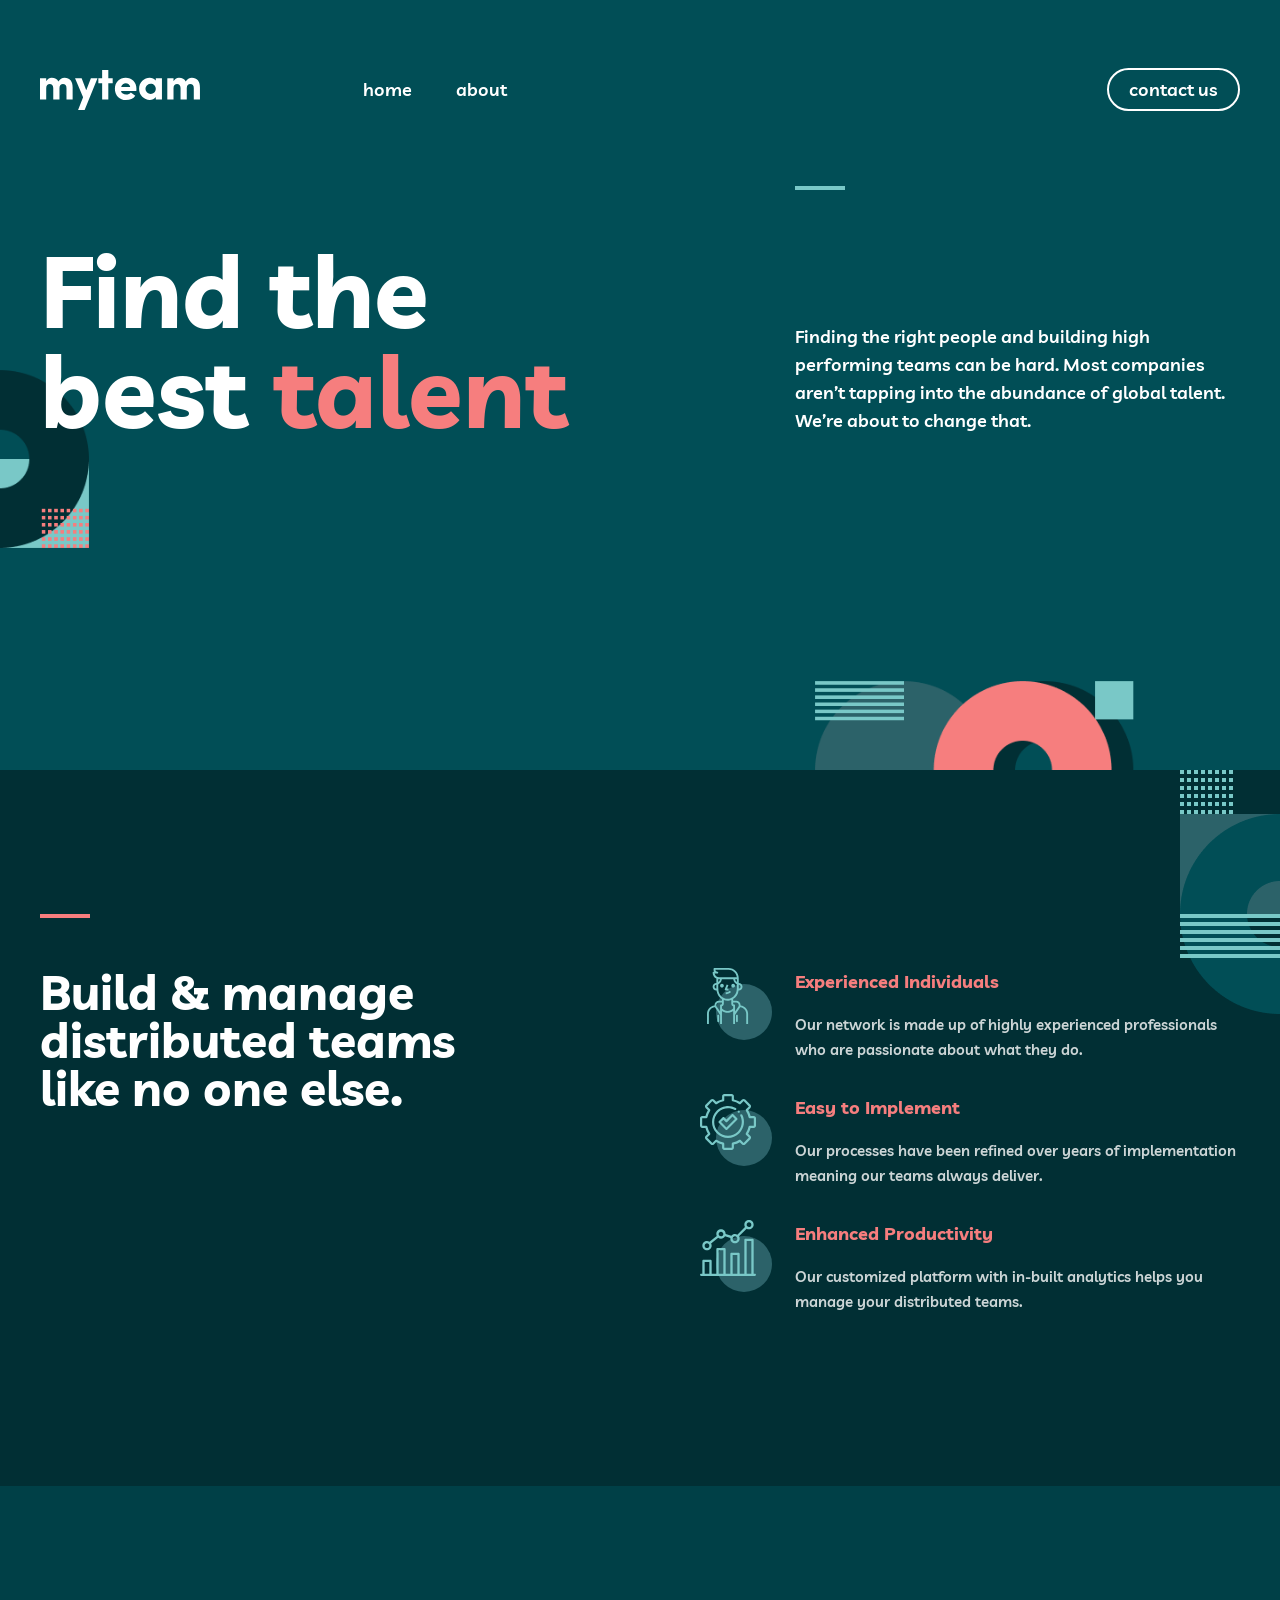
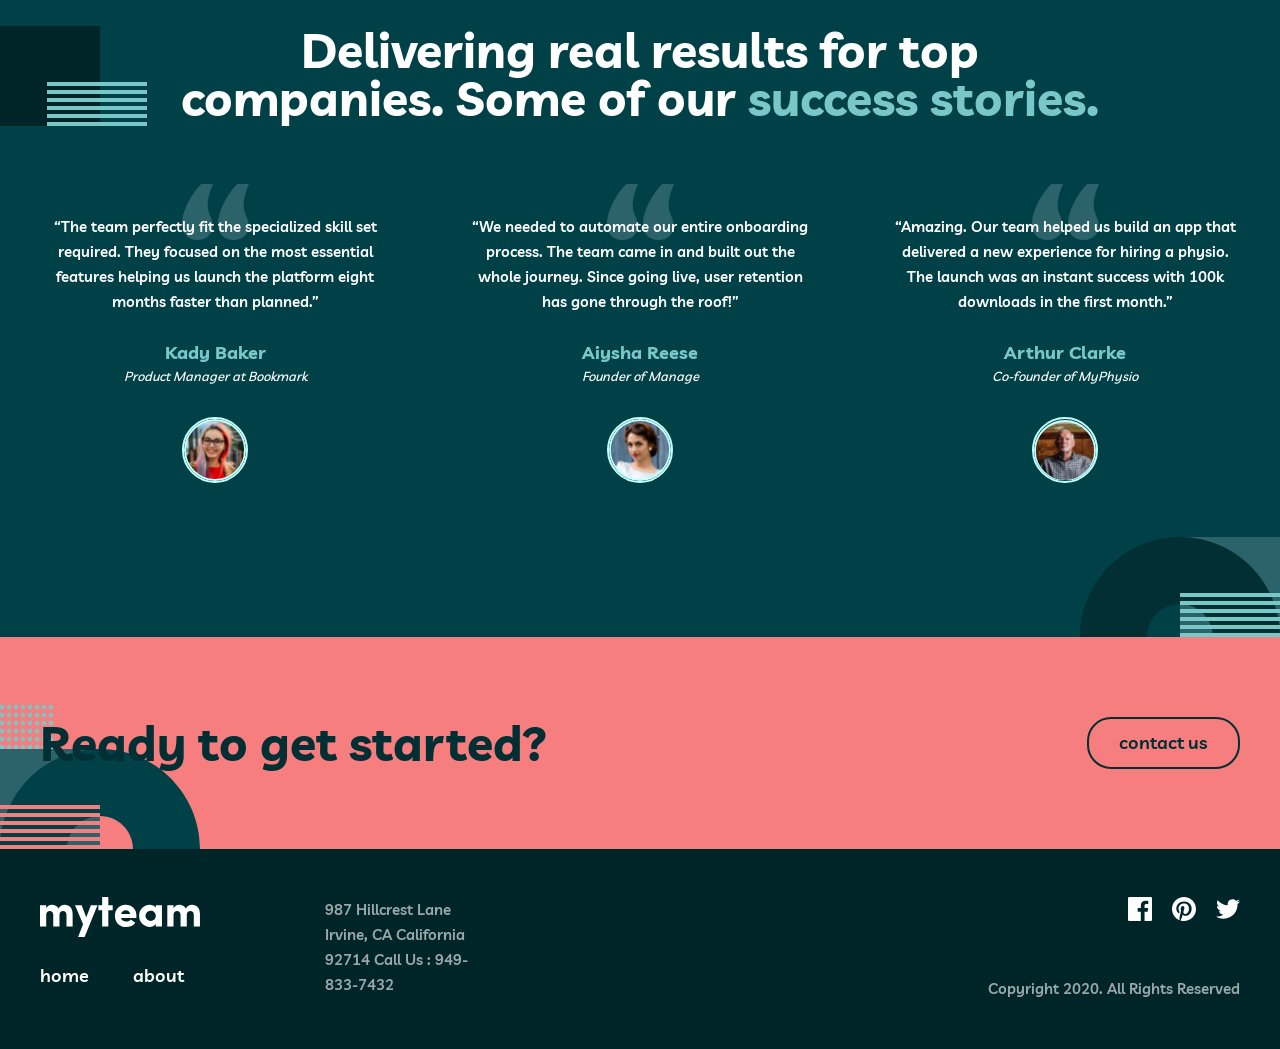
<file: index.html>
<!DOCTYPE html>
<html lang="en">
<head>
    <meta charset="UTF-8">
    <meta name="viewport" content="width=device-width, initial-scale=1.0">
    <link rel="stylesheet" href="./style/main.css">
    <link rel="stylesheet" href="./fonts/stylesheet.css">
    <title>MyTeam</title>
</head>
<body>
    
    <section class="section1 section111">

            <header class="header container" id="header_before">

                <div class="header__burger" id="icon__burger">
                    <span class="header__burger__span header__burger__span1" id="burger__span1"></span>
                    <span class="header__burger__span header__burger__span2" id="burger__span2"></span>
                    <span class="header__burger__span header__burger__span3" id="burger__span3"></span>
                </div>

                <div class="header__left">
                    <a href="#" class="header__left__logo logo-link"><img src="./images/logo.svg" class="logo" alt="logo"></a>
                </div>

                
                <div class="header__right" id="modal">

                    <div class="header__right__links" id="link-left">
                        <a href="./index3.html" class="header__right__links__link1 header__right__links__link" id="link1">home</a>
                        <a href="./index1.html" class="header__right__links__link2 header__right__links__link" id="link2">about</a>
                    </div>

                    <div class="header__right__links2">
                        <a href="#" class="header__right__links2__link">contact us</a>
                    </div>
                </div>
    
            </header>

        <div class="section1__main container">
            <h1 class="section1__main__item">Find the best <span class="section1__main__item__talent">talent</span></h1>
            <p class="section1__main__text">
                Finding the right people and building high performing teams can be hard. Most companies aren’t tapping into the abundance of global talent. We’re about to change that.
            </p>
        </div>

    </section>

    <section class="section2">

        <div class="section2__inner container">

            <div class="section2__inner__left">
                <p class="section2__inner__left__text">
                    Build & manage distributed teams like no one else.
                </p>
            </div>

            <div class="section2__inner__right">

                <div class="section2__inner__right__block">
                    <h3 class="section2__inner__right__block__item">Experienced Individuals</h3>
                    <p class="section2__inner__right__block__text">
                        Our network is made up of highly experienced professionals who are passionate about what they do.
                    </p>
                </div>

                <div class="section2__inner__right__block section2__inner__right__block2">
                    <h3 class="section2__inner__right__block__item">Easy to Implement</h3>
                    <p class="section2__inner__right__block__text">
                        Our processes have been refined over years of implementation meaning our teams always deliver.
                    </p>
                </div>

                <div class="section2__inner__right__block section2__inner__right__block3">
                    <h3 class="section2__inner__right__block__item">Enhanced Productivity</h3>
                    <p class="section2__inner__right__block__text">
                        Our customized platform with in-built analytics helps you manage your distributed teams.
                    </p>
                </div>

            </div>

        </div>
    </section>

    <section class="section3">

        <div class="section3__inner container">

            <div class="section3__inner__top">
                <h1 class="section3__inner__top__item">
                    Delivering real results for top companies. Some of our <span class="section3__inner__top__item__span">success stories.</span>
                </h1>
            </div>

            <div class="section3__inner__bottom">

                <div class="section3__inner__bottom__block">
                    <p class="section3__inner__bottom__block__text">
                        “The team perfectly fit the specialized skill set required. They focused on the most essential features helping us launch the platform eight months faster than planned.”
                    </p>
                    <a href="#" class="section3__inner__bottom__block__link">Kady Baker</a>
                    <h5 class="section3__inner__bottom__block__item">Product Manager at Bookmark</h5>
                    <a href="#" class="section3__inner__bottom__block__img"><img class="section3__inner__bottom__block__img__img" src="./images/qiz1.svg" alt="qiz1"></a>
                </div>

                <div class="section3__inner__bottom__block">
                    <p class="section3__inner__bottom__block__text">
                        “We needed to automate our entire onboarding process. The team came in and built out the whole journey. Since going live, user retention has gone through the roof!”
                    </p>
                    <a href="#" class="section3__inner__bottom__block__link">Aiysha Reese</a>
                    <h5 class="section3__inner__bottom__block__item">Founder of Manage</h5>
                    <a href="#" class="section3__inner__bottom__block__img"><img class="section3__inner__bottom__block__img__img" src="./images/qiz2.svg" alt="qiz2"></a>
                </div>

                <div class="section3__inner__bottom__block">
                    <p class="section3__inner__bottom__block__text">
                        “Amazing. Our team helped us build an app that delivered a new experience for hiring a physio. The launch was an instant success with 100k downloads in the first month.”
                    </p>
                    <a href="#" class="section3__inner__bottom__block__link">Arthur Clarke</a>
                    <h5 class="section3__inner__bottom__block__item">Co-founder of MyPhysio</h5>
                    <a href="#" class="section3__inner__bottom__block__img"><img class="section3__inner__bottom__block__img__img" src="./images/qiz3.svg" alt="qiz3"></a>
                </div>

            </div>
        </div>

    </section>

    <section class="section4">

        <div class="section4__inner container">
            <h2 class="section4__inner__item">Ready to get started?</h2>
            <a href="#" class="section4__inner__link">contact us</a>
        </div>

    </section>

    <footer class="footer">

        <div class="footer__inner container">
            
            <div class="footer__inner__left">
                <div class="footer__inner__left__left">
                    <a href="#" class="footer__inner__left__left__logo logo-link"><img src="./images/logo.svg" class="logo" alt="logo"></a>
                    <a href="#" class="footer__inner__left__left__link1">home</a>
                    <a href="#" class="footer__inner__left__left__link2">about</a>
                </div>

                <div class="footer__inner__left__right">
                    <p class="footer__inner__left__right__text">
                        987  Hillcrest Lane Irvine, CA California 92714 Call Us : 949-833-7432
                    </p>
                </div>
            </div>

            <div class="footer__inner__right">

                <div class="footer__inner__right__icon">

                    <svg class="footer__inner__right__icon__facebook" width="24" height="24" viewBox="0 0 24 24" xmlns="http://www.w3.org/2000/svg">
                        <path d="M22.675 0H1.325C0.593 0 0 0.593 0 1.325V22.676C0 23.407 0.593 24 1.325 24H12.82V14.706H9.692V11.084H12.82V8.413C12.82 5.313 14.713 3.625 17.479 3.625C18.804 3.625 19.942 3.724 20.274 3.768V7.008L18.356 7.009C16.852 7.009 16.561 7.724 16.561 8.772V11.085H20.148L19.681 14.707H16.561V24H22.677C23.407 24 24 23.407 24 22.675V1.325C24 0.593 23.407 0 22.675 0Z"/>
                    </svg>

                    <svg class="footer__inner__right__icon__path" width="24" height="24" viewBox="0 0 24 24" xmlns="http://www.w3.org/2000/svg">
                        <path id="Path" d="M12 0C5.373 0 0 5.372 0 12C0 17.084 3.163 21.426 7.627 23.174C7.522 22.225 7.427 20.769 7.669 19.733C7.887 18.796 9.076 13.768 9.076 13.768C9.076 13.768 8.717 13.049 8.717 11.986C8.717 10.318 9.684 9.072 10.888 9.072C11.911 9.072 12.406 9.841 12.406 10.762C12.406 11.791 11.751 13.33 11.412 14.757C11.129 15.951 12.011 16.926 13.189 16.926C15.322 16.926 16.961 14.677 16.961 11.431C16.961 8.558 14.897 6.549 11.949 6.549C8.535 6.549 6.531 9.11 6.531 11.756C6.531 12.787 6.928 13.894 7.424 14.494C7.522 14.613 7.536 14.718 7.507 14.839L7.174 16.199C7.121 16.419 7 16.466 6.772 16.36C5.273 15.662 4.336 13.471 4.336 11.711C4.336 7.926 7.086 4.449 12.265 4.449C16.428 4.449 19.663 7.416 19.663 11.38C19.663 15.516 17.056 18.844 13.436 18.844C12.22 18.844 11.077 18.213 10.686 17.466L9.938 20.319C9.667 21.362 8.936 22.669 8.446 23.465C9.57 23.812 10.763 24 12 24C18.627 24 24 18.627 24 12C24 5.372 18.627 0 12 0Z"/>
                    </svg>

                    <svg class="footer__inner__right__icon__twitter" width="24" height="20" viewBox="0 0 24 20" xmlns="http://www.w3.org/2000/svg">
                        <path id="Path" d="M24 2.55699C23.117 2.94899 22.168 3.21299 21.172 3.33199C22.189 2.72299 22.97 1.75799 23.337 0.607986C22.386 1.17199 21.332 1.58199 20.21 1.80299C19.313 0.845986 18.032 0.247986 16.616 0.247986C13.437 0.247986 11.101 3.21399 11.819 6.29299C7.728 6.08799 4.1 4.12799 1.671 1.14899C0.381 3.36199 1.002 6.25699 3.194 7.72299C2.388 7.69699 1.628 7.47599 0.965 7.10699C0.911 9.38799 2.546 11.522 4.914 11.997C4.221 12.185 3.462 12.229 2.69 12.081C3.316 14.037 5.134 15.46 7.29 15.5C5.22 17.123 2.612 17.848 0 17.54C2.179 18.937 4.768 19.752 7.548 19.752C16.69 19.752 21.855 12.031 21.543 5.10599C22.505 4.41099 23.34 3.54399 24 2.55699Z"/>
                    </svg>
                </div>
                <p class="footer__inner__right__text">
                    Copyright 2020. All Rights Reserved
                </p>

            </div>

        </div>

    </footer>

    <script src="./scripts/main.js"></script>
</body>
</html>
</file>
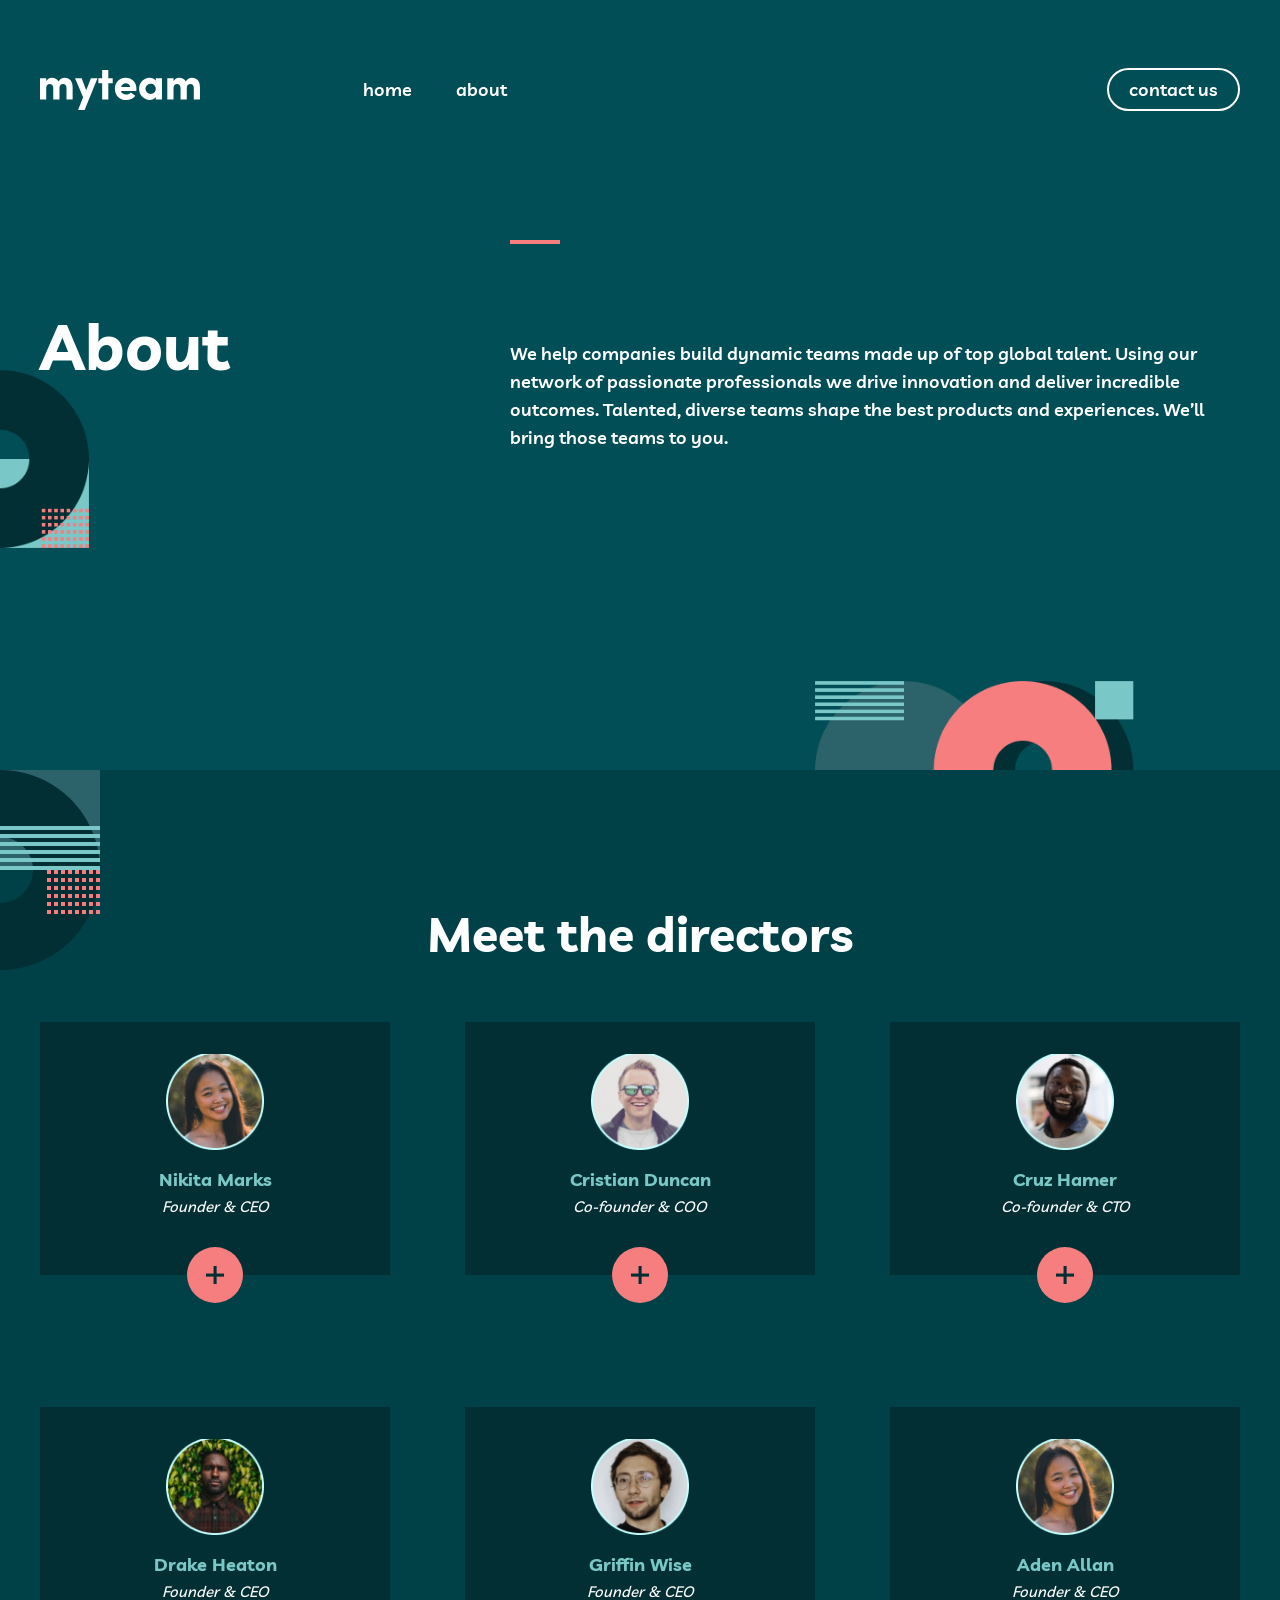
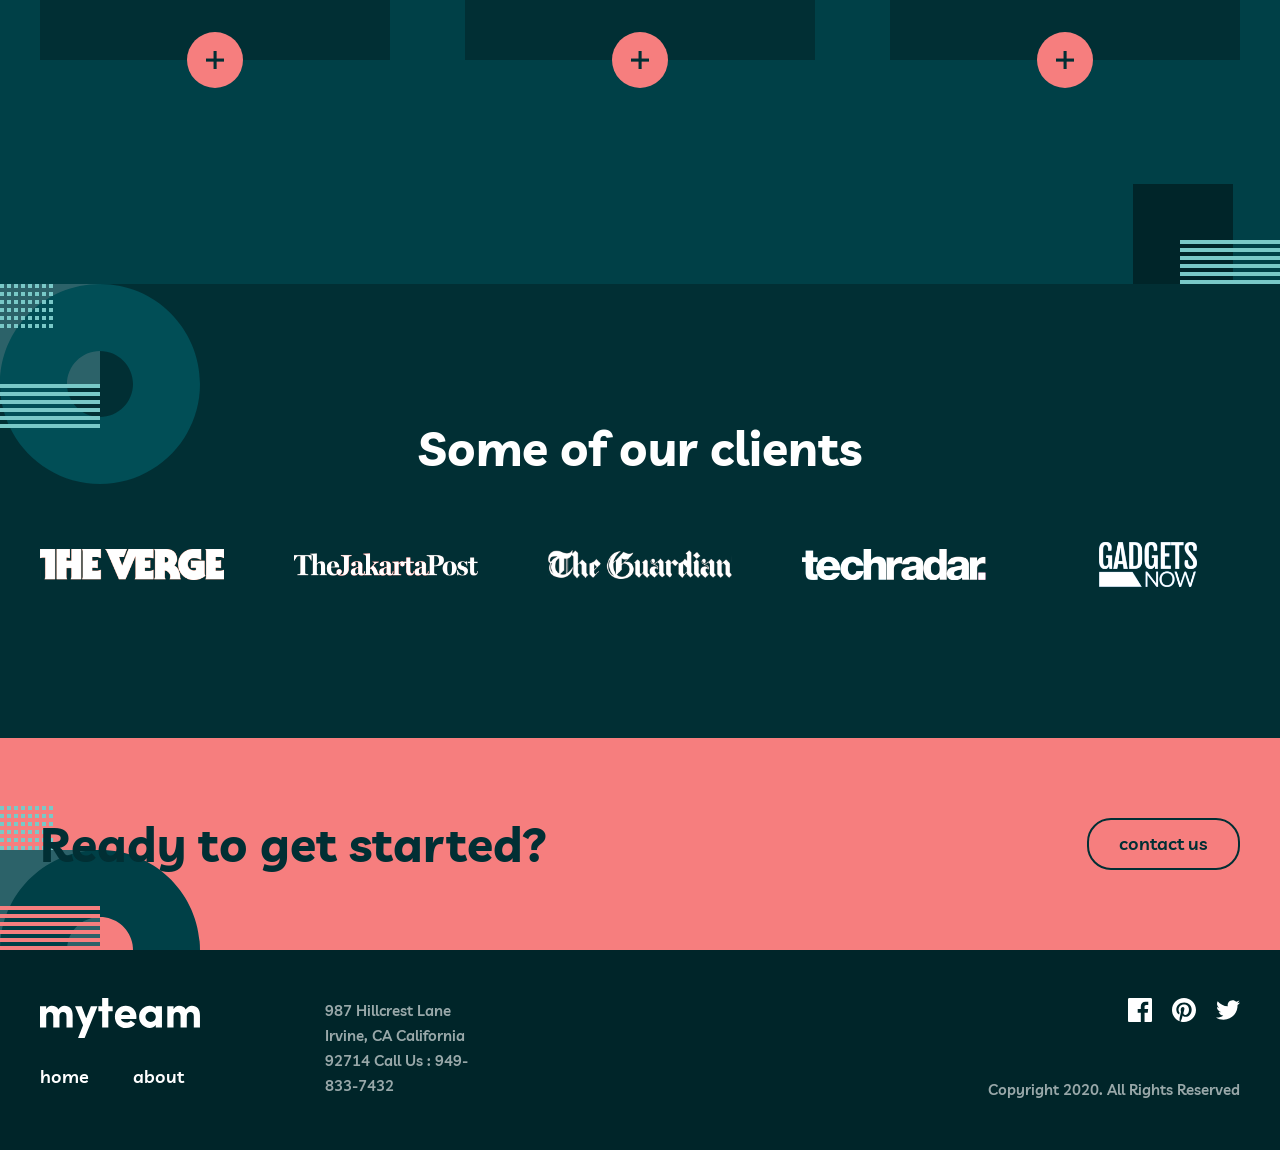
<file: index1.html>
<!DOCTYPE html>
<html lang="en">
<head>
    <meta charset="UTF-8">
    <meta name="viewport" content="width=device-width, initial-scale=1.0">
    <link rel="stylesheet" href="./style/main.css">
    <link rel="stylesheet" href="./fonts/stylesheet.css">
    <title>MyTeam 2</title>
</head>
<body>

    <section class="section1 section2_1">

        <header class="header container" id="header_before">

            <div class="header__burger" id="icon__burger">
                <span class="header__burger__span span1" id="burger__span1"></span>
                <span class="header__burger__span span2" id="burger__span2"></span>
                <span class="header__burger__span span3" id="burger__span3"></span>
            </div>

            <div class="header__left">
                <a href="#" class="header__left__logo logo-link"><img src="./images/logo.svg" class="logo" alt="logo"></a>
            </div>

            
            <div class="header__right" id="modal">

                <div class="header__right__links" id="link-left">
                    <a href="./index.html" class="header__right__links__link1 header__right__links__link" id="link1">home</a>
                    <a href="./index3.html" class="header__right__links__link2 header__right__links__link" id="link2">about</a>
                </div>

                <div class="header__right__links2">
                    <a href="#" class="header__right__links2__link">contact us</a>
                </div>
            </div>

        </header>

        <div class="section2_1__inner container">
            <h1 class="section2_1__inner__item">About</h1>
            <p class="section2_1__inner__text">
                We help companies build dynamic teams made up of top global talent. Using our network of passionate professionals we drive innovation and deliver incredible outcomes. Talented, diverse teams shape the best products and experiences. We’ll bring those teams to you.
            </p>
        </div>

    </section>

    <section class="section2_2">

        <h1 class="section2_2__item">Meet the directors</h1>

        <div class="section2_2__row container">

            <div class="section2_2__row__blocks">

                <div class="section2_2__row__blocks__block">
    
                    <div class="section2_2__row__blocks__block__left">
                        <a href="#" class="section2_2__row__blocks__block__left__link1">
                            <img src="./images/Oval1.png" alt="Oval1" class="section2_2__row__blocks__block__left__link1__img">
                        </a>
                        <a href="#" class="section2_2__row__blocks__block__left__link2">Nikita Marks</a>
                        <a href="#" class="section2_2__row__blocks__block__left__link3">Founder & CEO</a>
                    </div>
    
                    <div class="section2_2__row__blocks__block__right" id="block2">

                        <a href="#" class="section2_2__row__blocks__block__right__link1">
                            Nikita Marks
                        </a>
                        <p class="section2_2__row__blocks__block__right__text">
                            “Empowered teams create truly amazing products. Set the north star and let them follow it.”
                        </p>
                        
                        <div class="section2_2__row__blocks__block__right__link2">
                                <svg href="#" class="section2_2__row__blocks__block__right__link2__link1" width="24" height="20" viewBox="0 0 24 20" xmlns="http://www.w3.org/2000/svg">
                                    <path class="section2_2__row__blocks__block__right__link2__link1__img" id="Path" d="M24 2.55699C23.117 2.94899 22.168 3.21299 21.172 3.33199C22.189 2.72299 22.97 1.75799 23.337 0.607986C22.386 1.17199 21.332 1.58199 20.21 1.80299C19.313 0.845986 18.032 0.247986 16.616 0.247986C13.437 0.247986 11.101 3.21399 11.819 6.29299C7.728 6.08799 4.1 4.12799 1.671 1.14899C0.381 3.36199 1.002 6.25699 3.194 7.72299C2.388 7.69699 1.628 7.47599 0.965 7.10699C0.911 9.38799 2.546 11.522 4.914 11.997C4.221 12.185 3.462 12.229 2.69 12.081C3.316 14.037 5.134 15.46 7.29 15.5C5.22 17.123 2.612 17.848 0 17.54C2.179 18.937 4.768 19.752 7.548 19.752C16.69 19.752 21.855 12.031 21.543 5.10599C22.505 4.41099 23.34 3.54399 24 2.55699Z"/>
                                </svg>

                                <svg href="#" width="20" height="20" viewBox="0 0 20 20" class="section2_2__row__blocks__block__right__link2__link2" xmlns="http://www.w3.org/2000/svg">
                                    <g class="section2_2__row__blocks__block__right__link2__link2__g">
                                        <path id="Shape" class="section2_2__row__blocks__block__right__link2__link2__g__img" fill-rule="evenodd" clip-rule="evenodd" d="M2 0H18C19.1 0 20 0.9 20 2V18C20 19.1 19.1 20 18 20H2C0.9 20 0 19.1 0 18V2C0 0.9 0.9 0 2 0ZM6 17V8H3V17H6ZM4.5 6.3C3.5 6.3 2.7 5.5 2.7 4.5C2.7 3.5 3.5 2.7 4.5 2.7C5.5 2.7 6.3 3.5 6.3 4.5C6.3 5.5 5.5 6.3 4.5 6.3ZM14 17H17V11.3C17 9.4 15.4 7.8 13.5 7.8C12.6 7.8 11.5 8.4 11 9.2V8H8V17H11V11.7C11 10.9 11.7 10.2 12.5 10.2C13.3 10.2 14 10.9 14 11.7V17Z"/>
                                    </g>
                                 </svg>
                        </div>

                    </div>
    
                </div>
    
                <a href="javascript: void(0)" class="section2_2__row__blocks__link-plus" id="plus">
                    <span class="section2_2__row__blocks__link-plus__img1" id="span1">|</span>
                    <span class="section2_2__row__blocks__link-plus__img2" id="span1_2">|</span>
                </a>
    
            </div>


            <div class="section2_2__row__blocks">

                <div class="section2_2__row__blocks__block">
    
                    <div class="section2_2__row__blocks__block__left">
                        <a href="#" class="section2_2__row__blocks__block__left__link1">
                            <img src="./images/Oval2.png" alt="Oval2" class="section2_2__row__blocks__block__left__link1__img">
                        </a>
                        <a href="#" class="section2_2__row__blocks__block__left__link2">Cristian Duncan</a>
                        <a href="#" class="section2_2__row__blocks__block__left__link3">Co-founder & COO</a>
                    </div>
    
                    <div class="section2_2__row__blocks__block__right" id="block2_2">

                        <a href="#" class="section2_2__row__blocks__block__right__link1">
                            Cristian Duncan
                        </a>
                        <p class="section2_2__row__blocks__block__right__text">
                            “Empowered teams create truly amazing products. Set the north star and let them follow it.”
                        </p>
                        
                        <div class="section2_2__row__blocks__block__right__link2">
                                <svg href="#" class="section2_2__row__blocks__block__right__link2__link1" width="24" height="20" viewBox="0 0 24 20" xmlns="http://www.w3.org/2000/svg">
                                    <path class="section2_2__row__blocks__block__right__link2__link1__img" id="Path" d="M24 2.55699C23.117 2.94899 22.168 3.21299 21.172 3.33199C22.189 2.72299 22.97 1.75799 23.337 0.607986C22.386 1.17199 21.332 1.58199 20.21 1.80299C19.313 0.845986 18.032 0.247986 16.616 0.247986C13.437 0.247986 11.101 3.21399 11.819 6.29299C7.728 6.08799 4.1 4.12799 1.671 1.14899C0.381 3.36199 1.002 6.25699 3.194 7.72299C2.388 7.69699 1.628 7.47599 0.965 7.10699C0.911 9.38799 2.546 11.522 4.914 11.997C4.221 12.185 3.462 12.229 2.69 12.081C3.316 14.037 5.134 15.46 7.29 15.5C5.22 17.123 2.612 17.848 0 17.54C2.179 18.937 4.768 19.752 7.548 19.752C16.69 19.752 21.855 12.031 21.543 5.10599C22.505 4.41099 23.34 3.54399 24 2.55699Z"/>
                                </svg>

                                <svg href="#" width="20" height="20" viewBox="0 0 20 20" class="section2_2__row__blocks__block__right__link2__link2" xmlns="http://www.w3.org/2000/svg">
                                    <g class="section2_2__row__blocks__block__right__link2__link2__g">
                                        <path id="Shape" class="section2_2__row__blocks__block__right__link2__link2__g__img" fill-rule="evenodd" clip-rule="evenodd" d="M2 0H18C19.1 0 20 0.9 20 2V18C20 19.1 19.1 20 18 20H2C0.9 20 0 19.1 0 18V2C0 0.9 0.9 0 2 0ZM6 17V8H3V17H6ZM4.5 6.3C3.5 6.3 2.7 5.5 2.7 4.5C2.7 3.5 3.5 2.7 4.5 2.7C5.5 2.7 6.3 3.5 6.3 4.5C6.3 5.5 5.5 6.3 4.5 6.3ZM14 17H17V11.3C17 9.4 15.4 7.8 13.5 7.8C12.6 7.8 11.5 8.4 11 9.2V8H8V17H11V11.7C11 10.9 11.7 10.2 12.5 10.2C13.3 10.2 14 10.9 14 11.7V17Z"/>
                                    </g>
                                 </svg>
                        </div>

                    </div>
    
                </div>
    
                <a href="javascript: void(0)" class="section2_2__row__blocks__link-plus" id="plus2">
                    <span class="section2_2__row__blocks__link-plus__img1" id="span2">|</span>
                    <span class="section2_2__row__blocks__link-plus__img2" id="span2_2">|</span>
                </a>
    
            </div>

            <div class="section2_2__row__blocks">

                <div class="section2_2__row__blocks__block">
    
                    <div class="section2_2__row__blocks__block__left">
                        <a href="#" class="section2_2__row__blocks__block__left__link1">
                            <img src="./images/Oval3.png" alt="Oval3" class="section2_2__row__blocks__block__left__link1__img">
                        </a>
                        <a href="#" class="section2_2__row__blocks__block__left__link2">Cruz Hamer</a>
                        <a href="#" class="section2_2__row__blocks__block__left__link3">Co-founder & CTO</a>
                    </div>
    
                    <div class="section2_2__row__blocks__block__right" id="block2_3">

                        <a href="#" class="section2_2__row__blocks__block__right__link1">
                            Cruz Hamer
                        </a>
                        <p class="section2_2__row__blocks__block__right__text">
                            “Empowered teams create truly amazing products. Set the north star and let them follow it.”
                        </p>
                        
                        <div class="section2_2__row__blocks__block__right__link2">
                                <svg href="#" class="section2_2__row__blocks__block__right__link2__link1" width="24" height="20" viewBox="0 0 24 20" xmlns="http://www.w3.org/2000/svg">
                                    <path class="section2_2__row__blocks__block__right__link2__link1__img" id="Path" d="M24 2.55699C23.117 2.94899 22.168 3.21299 21.172 3.33199C22.189 2.72299 22.97 1.75799 23.337 0.607986C22.386 1.17199 21.332 1.58199 20.21 1.80299C19.313 0.845986 18.032 0.247986 16.616 0.247986C13.437 0.247986 11.101 3.21399 11.819 6.29299C7.728 6.08799 4.1 4.12799 1.671 1.14899C0.381 3.36199 1.002 6.25699 3.194 7.72299C2.388 7.69699 1.628 7.47599 0.965 7.10699C0.911 9.38799 2.546 11.522 4.914 11.997C4.221 12.185 3.462 12.229 2.69 12.081C3.316 14.037 5.134 15.46 7.29 15.5C5.22 17.123 2.612 17.848 0 17.54C2.179 18.937 4.768 19.752 7.548 19.752C16.69 19.752 21.855 12.031 21.543 5.10599C22.505 4.41099 23.34 3.54399 24 2.55699Z"/>
                                </svg>

                                <svg href="#" width="20" height="20" viewBox="0 0 20 20" class="section2_2__row__blocks__block__right__link2__link2" xmlns="http://www.w3.org/2000/svg">
                                    <g class="section2_2__row__blocks__block__right__link2__link2__g">
                                        <path id="Shape" class="section2_2__row__blocks__block__right__link2__link2__g__img" fill-rule="evenodd" clip-rule="evenodd" d="M2 0H18C19.1 0 20 0.9 20 2V18C20 19.1 19.1 20 18 20H2C0.9 20 0 19.1 0 18V2C0 0.9 0.9 0 2 0ZM6 17V8H3V17H6ZM4.5 6.3C3.5 6.3 2.7 5.5 2.7 4.5C2.7 3.5 3.5 2.7 4.5 2.7C5.5 2.7 6.3 3.5 6.3 4.5C6.3 5.5 5.5 6.3 4.5 6.3ZM14 17H17V11.3C17 9.4 15.4 7.8 13.5 7.8C12.6 7.8 11.5 8.4 11 9.2V8H8V17H11V11.7C11 10.9 11.7 10.2 12.5 10.2C13.3 10.2 14 10.9 14 11.7V17Z"/>
                                    </g>
                                 </svg>
                        </div>

                    </div>
    
                </div>
    
                <a href="javascript: void(0)" class="section2_2__row__blocks__link-plus" id="plus3">
                    <span class="section2_2__row__blocks__link-plus__img1" id="span3">|</span>
                    <span class="section2_2__row__blocks__link-plus__img2" id="span3_2">|</span>
                </a>
    
            </div>

        </div>


        <div class="section2_2__row container section2_2__row2">

            <div class="section2_2__row__blocks">

                <div class="section2_2__row__blocks__block">
    
                    <div class="section2_2__row__blocks__block__left">
                        <a href="#" class="section2_2__row__blocks__block__left__link1">
                            <img src="./images/Oval4.png" alt="Oval4" class="section2_2__row__blocks__block__left__link1__img">
                        </a>
                        <a href="#" class="section2_2__row__blocks__block__left__link2">Drake Heaton</a>
                        <a href="#" class="section2_2__row__blocks__block__left__link3">Founder & CEO</a>
                    </div>
    
                    <div class="section2_2__row__blocks__block__right" id="block2_4">

                        <a href="#" class="section2_2__row__blocks__block__right__link1">
                            Drake Heaton
                        </a>
                        <p class="section2_2__row__blocks__block__right__text">
                            “Empowered teams create truly amazing products. Set the north star and let them follow it.”
                        </p>
                        
                        <div class="section2_2__row__blocks__block__right__link2">
                                <svg href="#" class="section2_2__row__blocks__block__right__link2__link1" width="24" height="20" viewBox="0 0 24 20" xmlns="http://www.w3.org/2000/svg">
                                    <path class="section2_2__row__blocks__block__right__link2__link1__img" id="Path" d="M24 2.55699C23.117 2.94899 22.168 3.21299 21.172 3.33199C22.189 2.72299 22.97 1.75799 23.337 0.607986C22.386 1.17199 21.332 1.58199 20.21 1.80299C19.313 0.845986 18.032 0.247986 16.616 0.247986C13.437 0.247986 11.101 3.21399 11.819 6.29299C7.728 6.08799 4.1 4.12799 1.671 1.14899C0.381 3.36199 1.002 6.25699 3.194 7.72299C2.388 7.69699 1.628 7.47599 0.965 7.10699C0.911 9.38799 2.546 11.522 4.914 11.997C4.221 12.185 3.462 12.229 2.69 12.081C3.316 14.037 5.134 15.46 7.29 15.5C5.22 17.123 2.612 17.848 0 17.54C2.179 18.937 4.768 19.752 7.548 19.752C16.69 19.752 21.855 12.031 21.543 5.10599C22.505 4.41099 23.34 3.54399 24 2.55699Z"/>
                                </svg>

                                <svg href="#" width="20" height="20" viewBox="0 0 20 20" class="section2_2__row__blocks__block__right__link2__link2" xmlns="http://www.w3.org/2000/svg">
                                    <g class="section2_2__row__blocks__block__right__link2__link2__g">
                                        <path id="Shape" class="section2_2__row__blocks__block__right__link2__link2__g__img" fill-rule="evenodd" clip-rule="evenodd" d="M2 0H18C19.1 0 20 0.9 20 2V18C20 19.1 19.1 20 18 20H2C0.9 20 0 19.1 0 18V2C0 0.9 0.9 0 2 0ZM6 17V8H3V17H6ZM4.5 6.3C3.5 6.3 2.7 5.5 2.7 4.5C2.7 3.5 3.5 2.7 4.5 2.7C5.5 2.7 6.3 3.5 6.3 4.5C6.3 5.5 5.5 6.3 4.5 6.3ZM14 17H17V11.3C17 9.4 15.4 7.8 13.5 7.8C12.6 7.8 11.5 8.4 11 9.2V8H8V17H11V11.7C11 10.9 11.7 10.2 12.5 10.2C13.3 10.2 14 10.9 14 11.7V17Z"/>
                                    </g>
                                 </svg>
                        </div>

                    </div>
    
                </div>
    
                <a href="javascript: void(0)" class="section2_2__row__blocks__link-plus" id="plus4">
                    <span class="section2_2__row__blocks__link-plus__img1" id="span4">|</span>
                    <span class="section2_2__row__blocks__link-plus__img2" id="span4_2">|</span>
                </a>
    
            </div>


            <div class="section2_2__row__blocks">

                <div class="section2_2__row__blocks__block">
    
                    <div class="section2_2__row__blocks__block__left">
                        <a href="#" class="section2_2__row__blocks__block__left__link1">
                            <img src="./images/Oval5.png" alt="Oval5" class="section2_2__row__blocks__block__left__link1__img">
                        </a>
                        <a href="#" class="section2_2__row__blocks__block__left__link2">Griffin Wise</a>
                        <a href="#" class="section2_2__row__blocks__block__left__link3">Founder & CEO</a>
                    </div>
    
                    <div class="section2_2__row__blocks__block__right" id="block2_5">

                        <a href="#" class="section2_2__row__blocks__block__right__link1">
                            Griffin Wise
                        </a>
                        <p class="section2_2__row__blocks__block__right__text">
                            “Empowered teams create truly amazing products. Set the north star and let them follow it.”
                        </p>
                        
                        <div class="section2_2__row__blocks__block__right__link2">
                                <svg href="#" class="section2_2__row__blocks__block__right__link2__link1" width="24" height="20" viewBox="0 0 24 20" xmlns="http://www.w3.org/2000/svg">
                                    <path class="section2_2__row__blocks__block__right__link2__link1__img" id="Path" d="M24 2.55699C23.117 2.94899 22.168 3.21299 21.172 3.33199C22.189 2.72299 22.97 1.75799 23.337 0.607986C22.386 1.17199 21.332 1.58199 20.21 1.80299C19.313 0.845986 18.032 0.247986 16.616 0.247986C13.437 0.247986 11.101 3.21399 11.819 6.29299C7.728 6.08799 4.1 4.12799 1.671 1.14899C0.381 3.36199 1.002 6.25699 3.194 7.72299C2.388 7.69699 1.628 7.47599 0.965 7.10699C0.911 9.38799 2.546 11.522 4.914 11.997C4.221 12.185 3.462 12.229 2.69 12.081C3.316 14.037 5.134 15.46 7.29 15.5C5.22 17.123 2.612 17.848 0 17.54C2.179 18.937 4.768 19.752 7.548 19.752C16.69 19.752 21.855 12.031 21.543 5.10599C22.505 4.41099 23.34 3.54399 24 2.55699Z"/>
                                </svg>

                                <svg href="#" width="20" height="20" viewBox="0 0 20 20" class="section2_2__row__blocks__block__right__link2__link2" xmlns="http://www.w3.org/2000/svg">
                                    <g class="section2_2__row__blocks__block__right__link2__link2__g">
                                        <path id="Shape" class="section2_2__row__blocks__block__right__link2__link2__g__img" fill-rule="evenodd" clip-rule="evenodd" d="M2 0H18C19.1 0 20 0.9 20 2V18C20 19.1 19.1 20 18 20H2C0.9 20 0 19.1 0 18V2C0 0.9 0.9 0 2 0ZM6 17V8H3V17H6ZM4.5 6.3C3.5 6.3 2.7 5.5 2.7 4.5C2.7 3.5 3.5 2.7 4.5 2.7C5.5 2.7 6.3 3.5 6.3 4.5C6.3 5.5 5.5 6.3 4.5 6.3ZM14 17H17V11.3C17 9.4 15.4 7.8 13.5 7.8C12.6 7.8 11.5 8.4 11 9.2V8H8V17H11V11.7C11 10.9 11.7 10.2 12.5 10.2C13.3 10.2 14 10.9 14 11.7V17Z"/>
                                    </g>
                                 </svg>
                        </div>

                    </div>
    
                </div>
    
                <a href="javascript: void(0)" class="section2_2__row__blocks__link-plus" id="plus5">
                    <span class="section2_2__row__blocks__link-plus__img1" id="span5">|</span>
                    <span class="section2_2__row__blocks__link-plus__img2" id="span5_2">|</span>
                </a>
    
            </div>

            <div class="section2_2__row__blocks blocks3">

                <div class="section2_2__row__blocks__block">
    
                    <div class="section2_2__row__blocks__block__left">
                        <a href="#" class="section2_2__row__blocks__block__left__link1">
                            <img src="./images/Oval1.png" alt="Oval1" class="section2_2__row__blocks__block__left__link1__img">
                        </a>
                        <a href="#" class="section2_2__row__blocks__block__left__link2">Aden Allan</a>
                        <a href="#" class="section2_2__row__blocks__block__left__link3">Founder & CEO</a>
                    </div>
    
                    <div class="section2_2__row__blocks__block__right" id="block2_6">

                        <a href="#" class="section2_2__row__blocks__block__right__link1">
                            Aden Allan
                        </a>
                        <p class="section2_2__row__blocks__block__right__text">
                            “Empowered teams create truly amazing products. Set the north star and let them follow it.”
                        </p>
                        
                        <div class="section2_2__row__blocks__block__right__link2">
                                <svg href="#" class="section2_2__row__blocks__block__right__link2__link1" width="24" height="20" viewBox="0 0 24 20" xmlns="http://www.w3.org/2000/svg">
                                    <path class="section2_2__row__blocks__block__right__link2__link1__img" id="Path" d="M24 2.55699C23.117 2.94899 22.168 3.21299 21.172 3.33199C22.189 2.72299 22.97 1.75799 23.337 0.607986C22.386 1.17199 21.332 1.58199 20.21 1.80299C19.313 0.845986 18.032 0.247986 16.616 0.247986C13.437 0.247986 11.101 3.21399 11.819 6.29299C7.728 6.08799 4.1 4.12799 1.671 1.14899C0.381 3.36199 1.002 6.25699 3.194 7.72299C2.388 7.69699 1.628 7.47599 0.965 7.10699C0.911 9.38799 2.546 11.522 4.914 11.997C4.221 12.185 3.462 12.229 2.69 12.081C3.316 14.037 5.134 15.46 7.29 15.5C5.22 17.123 2.612 17.848 0 17.54C2.179 18.937 4.768 19.752 7.548 19.752C16.69 19.752 21.855 12.031 21.543 5.10599C22.505 4.41099 23.34 3.54399 24 2.55699Z"/>
                                </svg>

                                <svg href="#" width="20" height="20" viewBox="0 0 20 20" class="section2_2__row__blocks__block__right__link2__link2" xmlns="http://www.w3.org/2000/svg">
                                    <g class="section2_2__row__blocks__block__right__link2__link2__g">
                                        <path id="Shape" class="section2_2__row__blocks__block__right__link2__link2__g__img" fill-rule="evenodd" clip-rule="evenodd" d="M2 0H18C19.1 0 20 0.9 20 2V18C20 19.1 19.1 20 18 20H2C0.9 20 0 19.1 0 18V2C0 0.9 0.9 0 2 0ZM6 17V8H3V17H6ZM4.5 6.3C3.5 6.3 2.7 5.5 2.7 4.5C2.7 3.5 3.5 2.7 4.5 2.7C5.5 2.7 6.3 3.5 6.3 4.5C6.3 5.5 5.5 6.3 4.5 6.3ZM14 17H17V11.3C17 9.4 15.4 7.8 13.5 7.8C12.6 7.8 11.5 8.4 11 9.2V8H8V17H11V11.7C11 10.9 11.7 10.2 12.5 10.2C13.3 10.2 14 10.9 14 11.7V17Z"/>
                                    </g>
                                 </svg>
                        </div>

                    </div>
    
                </div>
    
                <a href="javascript: void(0)" class="section2_2__row__blocks__link-plus" id="plus6">
                    <span class="section2_2__row__blocks__link-plus__img1" id="span6">|</span>
                    <span class="section2_2__row__blocks__link-plus__img2" id="span6_2">|</span>
                </a>
    
            </div>

        </div>

    </section>

    <section class="section2_3">
        <h1 class="section2_3__item">Some of our clients</h1>
        <div class="section2_3__links container">
            <a href="#" class="section2_3__links__link"><img src="./images/Object1.svg" alt="Object1" class="section2_3__links__link__img"></a>
            <a href="#" class="section2_3__links__link"><img src="./images/Object2.svg" alt="Object2" class="section2_3__links__link__img"></a>
            <a href="#" class="section2_3__links__link"><img src="./images/Object3.svg" alt="Object3" class="section2_3__links__link__img"></a>
            <a href="#" class="section2_3__links__link"><img src="./images/Object4.svg" alt="Object4" class="section2_3__links__link__img"></a>
            <a href="#" class="section2_3__links__link"><img src="./images/Object5.svg" alt="Object5" class="section2_3__links__link__img"></a>
        </div>
    </section>

    <section class="section4">

        <div class="section4__inner container">
            <h2 class="section4__inner__item">Ready to get started?</h2>
            <a href="#" class="section4__inner__link">contact us</a>
        </div>

    </section>

    <footer class="footer">

        <div class="footer__inner container">
            
            <div class="footer__inner__left">
                <div class="footer__inner__left__left">
                    <a href="#" class="footer__inner__left__left__logo logo-link"><img src="./images/logo.svg" class="logo" alt="logo"></a>
                    <a href="#" class="footer__inner__left__left__link1">home</a>
                    <a href="#" class="footer__inner__left__left__link2">about</a>
                </div>

                <div class="footer__inner__left__right">
                    <p class="footer__inner__left__right__text">
                        987  Hillcrest Lane Irvine, CA California 92714 Call Us : 949-833-7432
                    </p>
                </div>
            </div>

            <div class="footer__inner__right">

                <div class="footer__inner__right__icon">

                    <svg class="footer__inner__right__icon__facebook" width="24" height="24" viewBox="0 0 24 24" xmlns="http://www.w3.org/2000/svg">
                        <path d="M22.675 0H1.325C0.593 0 0 0.593 0 1.325V22.676C0 23.407 0.593 24 1.325 24H12.82V14.706H9.692V11.084H12.82V8.413C12.82 5.313 14.713 3.625 17.479 3.625C18.804 3.625 19.942 3.724 20.274 3.768V7.008L18.356 7.009C16.852 7.009 16.561 7.724 16.561 8.772V11.085H20.148L19.681 14.707H16.561V24H22.677C23.407 24 24 23.407 24 22.675V1.325C24 0.593 23.407 0 22.675 0Z"/>
                    </svg>

                    <svg class="footer__inner__right__icon__path" width="24" height="24" viewBox="0 0 24 24" xmlns="http://www.w3.org/2000/svg">
                        <path id="Path" d="M12 0C5.373 0 0 5.372 0 12C0 17.084 3.163 21.426 7.627 23.174C7.522 22.225 7.427 20.769 7.669 19.733C7.887 18.796 9.076 13.768 9.076 13.768C9.076 13.768 8.717 13.049 8.717 11.986C8.717 10.318 9.684 9.072 10.888 9.072C11.911 9.072 12.406 9.841 12.406 10.762C12.406 11.791 11.751 13.33 11.412 14.757C11.129 15.951 12.011 16.926 13.189 16.926C15.322 16.926 16.961 14.677 16.961 11.431C16.961 8.558 14.897 6.549 11.949 6.549C8.535 6.549 6.531 9.11 6.531 11.756C6.531 12.787 6.928 13.894 7.424 14.494C7.522 14.613 7.536 14.718 7.507 14.839L7.174 16.199C7.121 16.419 7 16.466 6.772 16.36C5.273 15.662 4.336 13.471 4.336 11.711C4.336 7.926 7.086 4.449 12.265 4.449C16.428 4.449 19.663 7.416 19.663 11.38C19.663 15.516 17.056 18.844 13.436 18.844C12.22 18.844 11.077 18.213 10.686 17.466L9.938 20.319C9.667 21.362 8.936 22.669 8.446 23.465C9.57 23.812 10.763 24 12 24C18.627 24 24 18.627 24 12C24 5.372 18.627 0 12 0Z"/>
                    </svg>

                    <svg class="footer__inner__right__icon__twitter" width="24" height="20" viewBox="0 0 24 20" xmlns="http://www.w3.org/2000/svg">
                        <path id="Path" d="M24 2.55699C23.117 2.94899 22.168 3.21299 21.172 3.33199C22.189 2.72299 22.97 1.75799 23.337 0.607986C22.386 1.17199 21.332 1.58199 20.21 1.80299C19.313 0.845986 18.032 0.247986 16.616 0.247986C13.437 0.247986 11.101 3.21399 11.819 6.29299C7.728 6.08799 4.1 4.12799 1.671 1.14899C0.381 3.36199 1.002 6.25699 3.194 7.72299C2.388 7.69699 1.628 7.47599 0.965 7.10699C0.911 9.38799 2.546 11.522 4.914 11.997C4.221 12.185 3.462 12.229 2.69 12.081C3.316 14.037 5.134 15.46 7.29 15.5C5.22 17.123 2.612 17.848 0 17.54C2.179 18.937 4.768 19.752 7.548 19.752C16.69 19.752 21.855 12.031 21.543 5.10599C22.505 4.41099 23.34 3.54399 24 2.55699Z"/>
                    </svg>
                </div>
                <p class="footer__inner__right__text">
                    Copyright 2020. All Rights Reserved
                </p>

            </div>

        </div>

    </footer>
    

    <script src="./scripts/main.js"></script>
</body>
</html>
</file>
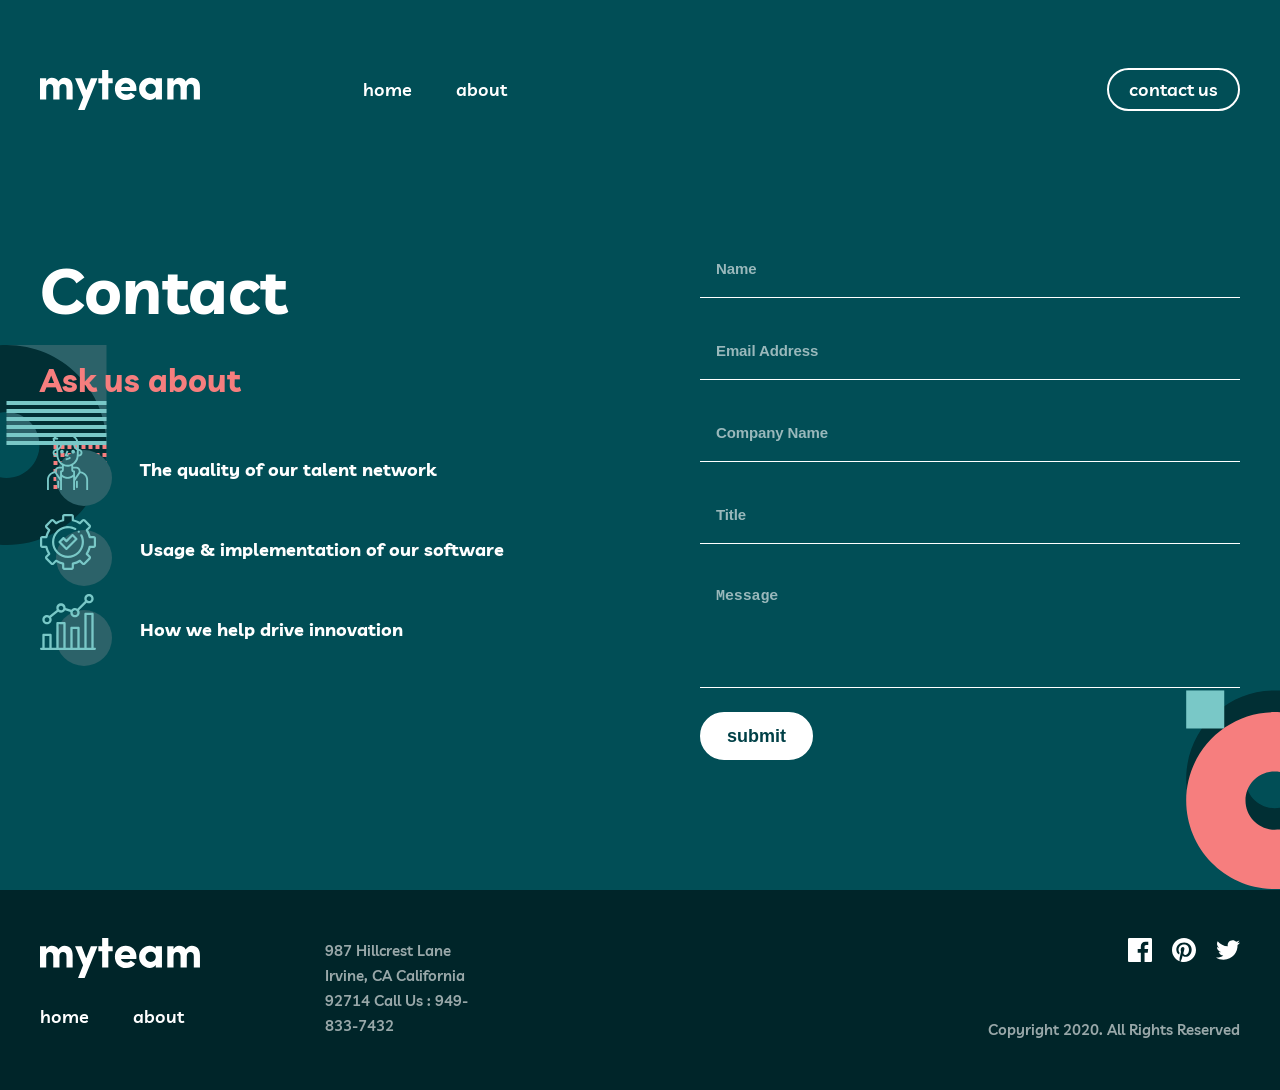
<file: index3.html>
<!DOCTYPE html>
<html lang="en">
<head>
    <meta charset="UTF-8">
    <meta name="viewport" content="width=device-width, initial-scale=1.0">
    <link rel="stylesheet" href="./style/main.css">
    <link rel="stylesheet" href="./fonts/stylesheet.css">
    <title>MyTeam 3</title>
</head>
<body>


    <section class="section1 section111 section3__1">

        <header class="header container" id="header_before">

            <div class="header__burger" id="icon__burger">
                <span class="header__burger__span header__burger__span1" id="burger__span1"></span>
                <span class="header__burger__span header__burger__span2" id="burger__span2"></span>
                <span class="header__burger__span header__burger__span3" id="burger__span3"></span>
            </div>

            <div class="header__left">
                <a href="#" class="header__left__logo logo-link"><img src="./images/logo.svg" class="logo" alt="logo"></a>
            </div>

            
            <div class="header__right" id="modal">

                <div class="header__right__links" id="link-left">
                    <a href="./index1.html" class="header__right__links__link1 header__right__links__link" id="link1">home</a>
                    <a href="./index.html" class="header__right__links__link2 header__right__links__link" id="link2">about</a>
                </div>

                <div class="header__right__links2">
                    <a href="#" class="header__right__links2__link">contact us</a>
                </div>
            </div>

        </header>

    <div class="section3__main container">

        <div class="section3__main__left">
            <h1 class="section3__main__left__contact">Contact</h1>
            <h3 class="section3__main__left__about">Ask us about</h3>
            <p class="section3__main__left__text section3__main__left__text1">The quality of our talent network</p>
            <p class="section3__main__left__text section3__main__left__text2">Usage & implementation of our software</p>
            <p class="section3__main__left__text section3__main__left__text3">How we help drive innovation</p>
        </div>

        <div class="section3__main__right">
            <form action="https://echo.htmlacademy.ru/" class="section3__main__right__form">
                <input type="text" class="section3__main__right__form__name section3__main__right__form__input" required placeholder="Name">
                <input type="email" class="section3__main__right__form__email section3__main__right__form__input" required placeholder="Email Address">
                <input type="text" class="section3__main__right__form__company section3__main__right__form__input" required placeholder="Company Name">
                <input type="text" class="section3__main__right__form__title section3__main__right__form__input" required placeholder="Title">
                <textarea name="" id="" cols="30" rows="10" class="section3__main__right__form__textarea section3__main__right__form__input" required placeholder="Message"></textarea>
                <button type="submit" class="section3__main__right__form__link">submit</button>
            </form>
        </div>

    </div>

</section>


    <footer class="footer">

        <div class="footer__inner container">
            
            <div class="footer__inner__left">
                <div class="footer__inner__left__left">
                    <a href="#" class="footer__inner__left__left__logo logo-link"><img src="./images/logo.svg" class="logo" alt="logo"></a>
                    <a href="#" class="footer__inner__left__left__link1">home</a>
                    <a href="#" class="footer__inner__left__left__link2">about</a>
                </div>

                <div class="footer__inner__left__right">
                    <p class="footer__inner__left__right__text">
                        987  Hillcrest Lane Irvine, CA California 92714 Call Us : 949-833-7432
                    </p>
                </div>
            </div>

            <div class="footer__inner__right">

                <div class="footer__inner__right__icon">

                    <svg class="footer__inner__right__icon__facebook" width="24" height="24" viewBox="0 0 24 24" xmlns="http://www.w3.org/2000/svg">
                        <path d="M22.675 0H1.325C0.593 0 0 0.593 0 1.325V22.676C0 23.407 0.593 24 1.325 24H12.82V14.706H9.692V11.084H12.82V8.413C12.82 5.313 14.713 3.625 17.479 3.625C18.804 3.625 19.942 3.724 20.274 3.768V7.008L18.356 7.009C16.852 7.009 16.561 7.724 16.561 8.772V11.085H20.148L19.681 14.707H16.561V24H22.677C23.407 24 24 23.407 24 22.675V1.325C24 0.593 23.407 0 22.675 0Z"/>
                    </svg>

                    <svg class="footer__inner__right__icon__path" width="24" height="24" viewBox="0 0 24 24" xmlns="http://www.w3.org/2000/svg">
                        <path id="Path" d="M12 0C5.373 0 0 5.372 0 12C0 17.084 3.163 21.426 7.627 23.174C7.522 22.225 7.427 20.769 7.669 19.733C7.887 18.796 9.076 13.768 9.076 13.768C9.076 13.768 8.717 13.049 8.717 11.986C8.717 10.318 9.684 9.072 10.888 9.072C11.911 9.072 12.406 9.841 12.406 10.762C12.406 11.791 11.751 13.33 11.412 14.757C11.129 15.951 12.011 16.926 13.189 16.926C15.322 16.926 16.961 14.677 16.961 11.431C16.961 8.558 14.897 6.549 11.949 6.549C8.535 6.549 6.531 9.11 6.531 11.756C6.531 12.787 6.928 13.894 7.424 14.494C7.522 14.613 7.536 14.718 7.507 14.839L7.174 16.199C7.121 16.419 7 16.466 6.772 16.36C5.273 15.662 4.336 13.471 4.336 11.711C4.336 7.926 7.086 4.449 12.265 4.449C16.428 4.449 19.663 7.416 19.663 11.38C19.663 15.516 17.056 18.844 13.436 18.844C12.22 18.844 11.077 18.213 10.686 17.466L9.938 20.319C9.667 21.362 8.936 22.669 8.446 23.465C9.57 23.812 10.763 24 12 24C18.627 24 24 18.627 24 12C24 5.372 18.627 0 12 0Z"/>
                    </svg>

                    <svg class="footer__inner__right__icon__twitter" width="24" height="20" viewBox="0 0 24 20" xmlns="http://www.w3.org/2000/svg">
                        <path id="Path" d="M24 2.55699C23.117 2.94899 22.168 3.21299 21.172 3.33199C22.189 2.72299 22.97 1.75799 23.337 0.607986C22.386 1.17199 21.332 1.58199 20.21 1.80299C19.313 0.845986 18.032 0.247986 16.616 0.247986C13.437 0.247986 11.101 3.21399 11.819 6.29299C7.728 6.08799 4.1 4.12799 1.671 1.14899C0.381 3.36199 1.002 6.25699 3.194 7.72299C2.388 7.69699 1.628 7.47599 0.965 7.10699C0.911 9.38799 2.546 11.522 4.914 11.997C4.221 12.185 3.462 12.229 2.69 12.081C3.316 14.037 5.134 15.46 7.29 15.5C5.22 17.123 2.612 17.848 0 17.54C2.179 18.937 4.768 19.752 7.548 19.752C16.69 19.752 21.855 12.031 21.543 5.10599C22.505 4.41099 23.34 3.54399 24 2.55699Z"/>
                    </svg>
                </div>
                <p class="footer__inner__right__text">
                    Copyright 2020. All Rights Reserved
                </p>

            </div>

        </div>

    </footer>
    

    <script src="./scripts/main.js"></script>
</body>
</html>
</file>
<file: style/main.css>
@font-face {
  font-family: 'Livvic';
  src: url("/fonts/Livvic-Black.eot");
  src: url("/fonts/Livvic-Black.eot?#iefix") format("embedded-opentype"), url("/fonts/Livvic-Black.woff") format("woff"), url("/fonts/Livvic-Black.ttf") format("truetype");
  font-weight: 900;
  font-style: normal;
  font-display: swap;
}

@font-face {
  font-family: 'Livvic';
  src: url("/fonts/Livvic-Bold.eot");
  src: url("/fonts/Livvic-Bold.eot?#iefix") format("embedded-opentype"), url("/fonts/Livvic-Bold.woff") format("woff"), url("/fonts/Livvic-Bold.ttf") format("truetype");
  font-weight: bold;
  font-style: normal;
  font-display: swap;
}

@font-face {
  font-family: 'Livvic';
  src: url("/fonts/Livvic-ExtraLight.eot");
  src: url("/fonts/Livvic-ExtraLight.eot?#iefix") format("embedded-opentype"), url("/fonts/Livvic-ExtraLight.woff") format("woff"), url("/fonts/Livvic-ExtraLight.ttf") format("truetype");
  font-weight: 200;
  font-style: normal;
  font-display: swap;
}

@font-face {
  font-family: 'Livvic';
  src: url("/fonts/Livvic-Light.eot");
  src: url("/fonts/Livvic-Light.eot?#iefix") format("embedded-opentype"), url("/fonts/Livvic-Light.woff") format("woff"), url("/fonts/Livvic-Light.ttf") format("truetype");
  font-weight: 300;
  font-style: normal;
  font-display: swap;
}

@font-face {
  font-family: 'Livvic';
  src: url("/fonts/Livvic-Medium.eot");
  src: url("/fonts/Livvic-Medium.eot?#iefix") format("embedded-opentype"), url("/fonts/Livvic-Medium.woff") format("woff"), url("/fonts/Livvic-Medium.ttf") format("truetype");
  font-weight: 500;
  font-style: normal;
  font-display: swap;
}

@font-face {
  font-family: 'Livvic';
  src: url("/fonts/Livvic-Regular.eot");
  src: url("/fonts/Livvic-Regular.eot?#iefix") format("embedded-opentype"), url("/fonts/Livvic-Regular.woff") format("woff"), url("/fonts/Livvic-Regular.ttf") format("truetype");
  font-weight: normal;
  font-style: normal;
  font-display: swap;
}

@font-face {
  font-family: 'Livvic';
  src: url("/fonts/Livvic-SemiBold.eot");
  src: url("/fonts/Livvic-SemiBold.eot?#iefix") format("embedded-opentype"), url("/fonts/Livvic-SemiBold.woff") format("woff"), url("/fonts/Livvic-SemiBold.ttf") format("truetype");
  font-weight: 600;
  font-style: normal;
  font-display: swap;
}

@font-face {
  font-family: 'Livvic';
  src: url("/fonts/Livvic-Thin.eot");
  src: url("/fonts/Livvic-Thin.eot?#iefix") format("embedded-opentype"), url("/fonts/Livvic-Thin.woff") format("woff"), url("/fonts/Livvic-Thin.ttf") format("truetype");
  font-weight: 100;
  font-style: normal;
  font-display: swap;
}

body {
  margin: 0;
  padding: 0;
  font-family: 'Livvic';
}

h1, h2, h3, h4, h5, h6, p, a {
  padding: 0;
  margin: 0;
  text-decoration: none;
}

.container {
  width: 100%;
  margin: 0 auto;
  padding: 0 15px;
  max-width: 1200px;
}

.section1 {
  width: 100%;
  height: 700px;
  background: #014E56;
  background-image: url("../images/Group 7.png");
  background-size: contain;
  background-repeat: no-repeat;
  background-position: left bottom;
  padding-top: 70px;
}

.section1 .header {
  display: -webkit-box;
  display: -ms-flexbox;
  display: flex;
  -webkit-box-pack: justify;
      -ms-flex-pack: justify;
          justify-content: space-between;
  -webkit-box-align: center;
      -ms-flex-align: center;
          align-items: center;
  margin-bottom: 130px;
}

.section1 .header__burger {
  display: none;
  -webkit-transition: all ease 0.5s;
  transition: all ease 0.5s;
}

.section1 .header__burger__span {
  background: #FFFFFF;
  width: 20px;
  height: 3px;
  display: block;
  margin-bottom: 5px;
  position: relative;
}

.section1 .header__left {
  display: -webkit-box;
  display: -ms-flexbox;
  display: flex;
  -webkit-box-pack: justify;
      -ms-flex-pack: justify;
          justify-content: space-between;
  -webkit-box-align: center;
      -ms-flex-align: center;
          align-items: center;
}

.section1 .header__left__logo {
  width: 160px;
  height: 40px;
}

.section1 .header__left__logo .logo {
  width: 160px;
  height: 40px;
  -o-object-fit: contain;
     object-fit: contain;
}

.section1 .header__left__logo:hover {
  opacity: 0.8;
}

.section1 .header__left__logo:active {
  opacity: 0.6;
}

.section1 .header__right {
  display: -webkit-box;
  display: -ms-flexbox;
  display: flex;
  -webkit-box-pack: justify;
      -ms-flex-pack: justify;
          justify-content: space-between;
  -webkit-box-align: center;
      -ms-flex-align: center;
          align-items: center;
  -webkit-transition: all ease 0.5s;
  transition: all ease 0.5s;
}

@media screen and (max-width: 576px) {
  .section1 .header__right {
    display: none;
    padding: 112px 48px 0 48px;
  }
}

@media screen and (max-width: 576px) {
  .section1 .header__right__links {
    margin-bottom: 50px;
  }
}

.section1 .header__right__links__link {
  font-style: normal;
  font-weight: 600;
  font-size: 18px;
  line-height: 28px;
  color: #FFFFFF;
}

.section1 .header__right__links__link:hover {
  color: #F67E7E;
}

.section1 .header__right__links__link:active {
  opacity: 0.6;
}

@media screen and (max-width: 576px) {
  .section1 .header__right__links__link1 {
    margin-bottom: 24px;
    display: block;
  }
}

.section1 .header__right__links__link2 {
  margin-left: 40px;
}

@media screen and (max-width: 576px) {
  .section1 .header__right__links__link2 {
    margin-left: 0;
    display: block;
  }
}

.section1 .header__right__links2 {
  margin-left: 600px;
}

@media screen and (max-width: 576px) {
  .section1 .header__right__links2 {
    margin-left: 0;
  }
}

.section1 .header__right__links2__link {
  font-style: normal;
  font-weight: 600;
  font-size: 18px;
  line-height: 28px;
  color: #FFFFFF;
  padding: 8px 20px;
  border: 2px solid #FFFFFF;
  -webkit-box-sizing: border-box;
          box-sizing: border-box;
  border-radius: 24px;
}

.section1 .header__right__links2__link:hover {
  color: #002529;
  background: #FFFFFF;
}

.section1 .header__right__links2__link:active {
  opacity: 0.6;
}

.section1__main {
  display: -webkit-box;
  display: -ms-flexbox;
  display: flex;
  -webkit-box-pack: justify;
      -ms-flex-pack: justify;
          justify-content: space-between;
  -webkit-box-align: center;
      -ms-flex-align: center;
          align-items: center;
  -webkit-box-align: start;
      -ms-flex-align: start;
          align-items: flex-start;
}

.section1__main__item {
  font-style: normal;
  font-weight: bold;
  font-size: 100px;
  line-height: 100px;
  color: #FFFFFF;
  width: 600px;
}

.section1__main__item__talent {
  color: #F67E7E;
}

.section1__main__text {
  padding-top: 83px;
  -webkit-box-sizing: border-box;
          box-sizing: border-box;
  font-style: normal;
  font-weight: 600;
  font-size: 18px;
  line-height: 28px;
  color: #FFFFFF;
  width: 445px;
  position: relative;
}

.section1__main__text::before {
  content: "";
  background-size: contain;
  background-repeat: no-repeat;
  position: absolute;
  margin: auto;
  width: 50px;
  height: 4px;
  background: #79C8C7;
  top: -54px;
}

.section2 {
  background: #012F34;
  width: 100%;
  padding: 198px 0 140px 0;
  position: relative;
}

.section2::before {
  content: "";
  background-size: contain;
  background-repeat: no-repeat;
  position: absolute;
  margin: auto;
  background-image: url("../images/Group 8.png");
  width: 100px;
  height: 244px;
  top: 0;
  right: 0;
}

.section2__inner {
  display: -webkit-box;
  display: -ms-flexbox;
  display: flex;
  -webkit-box-pack: justify;
      -ms-flex-pack: justify;
          justify-content: space-between;
  -webkit-box-align: center;
      -ms-flex-align: center;
          align-items: center;
  -webkit-box-align: start;
      -ms-flex-align: start;
          align-items: flex-start;
}

.section2__inner__left__text {
  font-style: normal;
  font-weight: bold;
  font-size: 48px;
  line-height: 48px;
  color: #FFFFFF;
  width: 445px;
  position: relative;
}

.section2__inner__left__text::before {
  content: "";
  background-size: contain;
  background-repeat: no-repeat;
  position: absolute;
  margin: auto;
  width: 50px;
  height: 4px;
  background: #F67E7E;
  top: -54px;
}

.section2__inner__right__block {
  padding-left: 95px;
  position: relative;
  margin-bottom: 32px;
}

.section2__inner__right__block__item {
  font-style: normal;
  font-weight: bold;
  font-size: 18px;
  line-height: 28px;
  color: #F67E7E;
  margin-bottom: 16px;
}

.section2__inner__right__block__text {
  font-style: normal;
  font-weight: 600;
  font-size: 15px;
  line-height: 25px;
  color: #FFFFFF;
  mix-blend-mode: normal;
  opacity: 0.8;
  width: 445px;
}

.section2__inner__right__block::before {
  content: "";
  background-size: contain;
  background-repeat: no-repeat;
  position: absolute;
  margin: auto;
  background-image: url(../images/icon_child.svg);
  width: 72px;
  height: 72px;
  top: 0;
  left: 0;
}

.section2__inner .section2__inner__right__block2::before {
  background-image: url("../images/icon_setting.svg");
}

.section2__inner .section2__inner__right__block3::before {
  background-image: url("../images/icon_diagramma.svg");
}

.section3 {
  width: 100%;
  background: #004047;
  padding: 140px 0 150px 0;
  position: relative;
  z-index: -2;
}

.section3::before {
  content: "";
  background-size: contain;
  background-repeat: no-repeat;
  position: absolute;
  margin: auto;
  background-image: url("../images/section3_left.svg");
  width: 147px;
  height: 100px;
}

.section3::after {
  content: "";
  position: absolute;
  width: 200px;
  height: 100px;
  bottom: 0;
  right: 0;
  background-image: url("../images/section3_right.svg");
  background-repeat: no-repeat;
  background-size: contain;
}

.section3__inner__top {
  display: -webkit-box;
  display: -ms-flexbox;
  display: flex;
  -webkit-box-pack: center;
      -ms-flex-pack: center;
          justify-content: center;
}

.section3__inner__top__item {
  font-style: normal;
  font-weight: bold;
  font-size: 48px;
  line-height: 48px;
  text-align: center;
  color: #FFFFFF;
  width: 932px;
  margin-bottom: 92px;
}

.section3__inner__top__item__span {
  color: #79C8C7;
}

.section3__inner__bottom {
  display: -webkit-box;
  display: -ms-flexbox;
  display: flex;
  -webkit-box-pack: justify;
      -ms-flex-pack: justify;
          justify-content: space-between;
  -webkit-box-align: center;
      -ms-flex-align: center;
          align-items: center;
}

.section3__inner__bottom__block {
  text-align: center;
}

.section3__inner__bottom__block__text {
  font-style: normal;
  font-weight: 600;
  font-size: 15px;
  line-height: 25px;
  text-align: center;
  color: #FFFFFF;
  width: 350px;
  position: relative;
  z-index: 3;
  margin-bottom: 25px;
}

.section3__inner__bottom__block__link {
  font-style: normal;
  font-weight: bold;
  font-size: 18px;
  line-height: 28px;
  text-align: center;
  color: #79C8C7;
}

.section3__inner__bottom__block__item {
  font-style: italic;
  font-weight: 500;
  font-size: 13px;
  line-height: 18px;
  text-align: center;
  color: #FFFFFF;
  display: block;
  margin-bottom: 32px;
}

.section3__inner__bottom__block__img {
  width: 62px;
  height: 62px;
}

.section3__inner__bottom__block__img__img {
  width: 62px;
  height: 62px;
  -o-object-fit: contain;
     object-fit: contain;
  border: 2px solid #C4FFFE;
  border-radius: 50%;
}

.section3__inner__bottom__block__text::before {
  content: "";
  background-size: contain;
  background-repeat: no-repeat;
  position: absolute;
  margin: auto;
  background-image: url("../images/qoshtirnoq.svg");
  width: 67px;
  height: 56px;
  top: -30px;
  left: 0;
  right: 0;
  z-index: -1;
}

.section4 {
  padding: 80px 0;
  background: #F67E7E;
  background-image: url("../images/section4.svg");
  background-size: 200px 144px;
  background-repeat: no-repeat;
  background-position: left bottom;
}

.section4__inner {
  display: -webkit-box;
  display: -ms-flexbox;
  display: flex;
  -webkit-box-pack: justify;
      -ms-flex-pack: justify;
          justify-content: space-between;
  -webkit-box-align: center;
      -ms-flex-align: center;
          align-items: center;
}

.section4__inner__item {
  font-style: normal;
  font-weight: bold;
  font-size: 48px;
  line-height: 48px;
  color: #012F34;
}

.section4__inner__link {
  font-style: normal;
  font-weight: 600;
  font-size: 18px;
  line-height: 28px;
  color: #012F34;
  padding: 10px 30px;
  border: 2px solid #012F34;
  -webkit-box-sizing: border-box;
          box-sizing: border-box;
  border-radius: 24px;
}

.section4__inner__link:hover {
  background: #012F34;
  color: #FFFFFF;
}

.section4__inner__link:active {
  opacity: 0.6;
}

.footer {
  background: #002529;
  padding: 48px 0;
}

.footer__inner {
  display: -webkit-box;
  display: -ms-flexbox;
  display: flex;
  -webkit-box-pack: justify;
      -ms-flex-pack: justify;
          justify-content: space-between;
  -webkit-box-align: center;
      -ms-flex-align: center;
          align-items: center;
  -webkit-box-align: start;
      -ms-flex-align: start;
          align-items: flex-start;
}

.footer__inner__left {
  display: -webkit-box;
  display: -ms-flexbox;
  display: flex;
}

.footer__inner__left__left__logo {
  width: 160px;
  height: 40px;
  display: block;
  margin-bottom: 25px;
}

.footer__inner__left__left__logo .logo {
  width: 160px;
  height: 40px;
  -o-object-fit: contain;
     object-fit: contain;
}

.footer__inner__left__left__logo:hover {
  opacity: 0.8;
}

.footer__inner__left__left__logo:active {
  opacity: 0.6;
}

.footer__inner__left__left__link1 {
  font-style: normal;
  font-weight: 600;
  font-size: 18px;
  line-height: 28px;
  color: #FFFFFF;
}

.footer__inner__left__left__link1:hover {
  color: #F67E7E;
}

.footer__inner__left__left__link1:active {
  opacity: 0.6;
}

.footer__inner__left__left__link2 {
  font-style: normal;
  font-weight: 600;
  font-size: 18px;
  line-height: 28px;
  color: #FFFFFF;
  margin-left: 40px;
}

.footer__inner__left__left__link2:hover {
  color: #F67E7E;
}

.footer__inner__left__left__link2:active {
  opacity: 0.6;
}

.footer__inner__left__right {
  margin-left: 125px;
}

.footer__inner__left__right__text {
  font-style: normal;
  font-weight: 600;
  font-size: 15px;
  line-height: 25px;
  color: #FFFFFF;
  mix-blend-mode: normal;
  opacity: 0.6;
  width: 160px;
}

.footer__inner__right__icon {
  margin-bottom: 51px;
  text-align: right;
}

.footer__inner__right__icon__facebook {
  width: 24px;
  height: 24px;
  -o-object-fit: contain;
     object-fit: contain;
  cursor: pointer;
  fill: #FFFFFF;
}

.footer__inner__right__icon__facebook:hover {
  fill: #F67E7E;
}

.footer__inner__right__icon__facebook:active {
  opacity: 0.6;
}

.footer__inner__right__icon__path {
  width: 24px;
  height: 24px;
  -o-object-fit: contain;
     object-fit: contain;
  cursor: pointer;
  margin-left: 16px;
  fill: #FFFFFF;
}

.footer__inner__right__icon__path:hover {
  fill: #F67E7E;
}

.footer__inner__right__icon__path:active {
  opacity: 0.6;
}

.footer__inner__right__icon__twitter {
  width: 24px;
  height: 24px;
  -o-object-fit: contain;
     object-fit: contain;
  cursor: pointer;
  margin-left: 16px;
  fill: #FFFFFF;
}

.footer__inner__right__icon__twitter:hover {
  fill: #F67E7E;
}

.footer__inner__right__icon__twitter:active {
  opacity: 0.6;
}

.footer__inner__right__text {
  font-style: normal;
  font-weight: 600;
  font-size: 15px;
  line-height: 25px;
  text-align: right;
  color: #FFFFFF;
  mix-blend-mode: normal;
  opacity: 0.6;
}

@media only screen and (max-width: 576px) {
  .container {
    max-width: 576px;
    padding: 0 15px;
    margin: 0 auto;
    -webkit-box-sizing: border-box;
            box-sizing: border-box;
    overflow: hidden;
  }
  .header .header__burger {
    width: 20px;
    position: absolute;
    top: 80px;
    right: 20px;
    display: block;
    z-index: 4;
  }
  .header .header__burger__span1.opened {
    position: relative;
    display: none;
    width: 0;
    height: 0;
  }
  .header__right {
    position: absolute;
    top: 0;
    right: 0;
    z-index: 3;
    width: 0;
    height: 658px;
    background: #2C6269;
    -webkit-transition: all ease 0.5s;
    transition: all ease 0.5s;
    display: none;
  }
  .header__right::before {
    content: "";
    background-size: contain;
    background-repeat: no-repeat;
    position: absolute;
    margin: auto;
    background-image: url("../images/Group 81.png");
    bottom: 0;
    right: 0;
    width: 100px;
    height: 200px;
  }
  .header__right.opened {
    width: 40%;
    display: block;
  }
  .section1 {
    width: 100%;
    background-size: cover;
    background-position: right;
  }
  .section1__main {
    -webkit-box-orient: vertical;
    -webkit-box-direction: normal;
        -ms-flex-direction: column;
            flex-direction: column;
    -webkit-box-align: center;
        -ms-flex-align: center;
            align-items: center;
    text-align: center;
  }
  .section1__main__item {
    width: 230px;
    font-size: 40px;
    line-height: 40px;
    text-align: center;
  }
  .section1__main__text {
    width: 327px;
    font-size: 15px;
    line-height: 28px;
  }
  .section1__main__text::before {
    width: 0;
  }
  .section2__inner {
    display: block;
  }
  .section2__inner__left__text {
    font-size: 32px;
    line-height: 32px;
    max-width: 240px;
    margin-bottom: 56px;
  }
  .section2__inner__right__block {
    text-align: center;
    padding: 0;
    padding-top: 100px;
    margin-bottom: 48px;
  }
  .section2__inner__right__block::before {
    top: 0;
    left: 0;
    right: 0;
  }
  .section2__inner__right__block__text {
    max-width: 327px;
    margin: auto;
  }
  .section2 {
    background-position: right top;
    padding-top: 120px;
    padding-bottom: 64px;
  }
  .section3 {
    padding-top: 140px;
    width: 100%;
  }
  .section3::before {
    top: 0;
  }
  .section3__inner {
    width: 100%;
  }
  .section3__inner__top {
    width: 100%;
  }
  .section3__inner__top__item {
    width: 327px;
    font-size: 32px;
    line-height: 32px;
  }
  .section3__inner__bottom {
    -webkit-box-orient: vertical;
    -webkit-box-direction: normal;
        -ms-flex-direction: column;
            flex-direction: column;
  }
  .section3__inner__bottom__block {
    margin-bottom: 70px;
  }
  .section4__inner {
    -webkit-box-orient: vertical;
    -webkit-box-direction: normal;
        -ms-flex-direction: column;
            flex-direction: column;
    text-align: center;
  }
  .section4__inner__item {
    width: 327px;
    font-size: 32px;
    line-height: 32px;
    margin-bottom: 24px;
  }
  .footer__inner {
    -webkit-box-orient: vertical;
    -webkit-box-direction: normal;
        -ms-flex-direction: column;
            flex-direction: column;
    -webkit-box-align: center;
        -ms-flex-align: center;
            align-items: center;
  }
  .footer__inner__left {
    -webkit-box-orient: vertical;
    -webkit-box-direction: normal;
        -ms-flex-direction: column;
            flex-direction: column;
    max-width: 576px;
  }
  .footer__inner__left__left {
    margin-bottom: 24px;
  }
  .footer__inner__left__right {
    margin-left: 0;
    margin-bottom: 40px;
    text-align: center;
  }
  .footer__inner__right {
    text-align: center;
    max-width: 576px;
  }
  .footer__inner__right__icon {
    text-align: center;
    max-width: 576px;
  }
}

.section2_1__inner {
  display: -webkit-box;
  display: -ms-flexbox;
  display: flex;
  -webkit-box-pack: justify;
      -ms-flex-pack: justify;
          justify-content: space-between;
  -webkit-box-align: center;
      -ms-flex-align: center;
          align-items: center;
}

.section2_1__inner__item {
  font-style: normal;
  font-weight: bold;
  font-size: 64px;
  line-height: 100px;
  color: #FFFFFF;
}

.section2_1__inner__text {
  font-style: normal;
  font-weight: 600;
  font-size: 18px;
  line-height: 28px;
  color: #FFFFFF;
  width: 730px;
  padding-top: 100px;
  position: relative;
}

.section2_1__inner__text::before {
  content: "";
  background-size: contain;
  background-repeat: no-repeat;
  position: absolute;
  margin: auto;
  width: 50px;
  height: 4px;
  background: #F67E7E;
  top: 0px;
  left: 0;
}

.section2_2 {
  background: #004047;
  position: relative;
  padding: 140px 0 168px 0;
}

.section2_2__item {
  font-style: normal;
  font-weight: bold;
  font-size: 48px;
  line-height: 48px;
  text-align: center;
  color: #FFFFFF;
  margin-bottom: 64px;
}

.section2_2__row {
  margin-bottom: 76px;
  display: -webkit-box;
  display: -ms-flexbox;
  display: flex;
  -webkit-box-pack: justify;
      -ms-flex-pack: justify;
          justify-content: space-between;
  -webkit-box-align: center;
      -ms-flex-align: center;
          align-items: center;
}

.section2_2__row__blocks {
  position: relative;
}

.section2_2__row__blocks__link-plus {
  left: 0;
  right: 0;
  bottom: 28px;
  margin: auto;
  display: block;
  background: #F67E7E;
  width: 56px;
  height: 56px;
  border-radius: 50%;
  padding: 20px;
  -webkit-box-sizing: border-box;
          box-sizing: border-box;
  text-align: center;
  position: relative;
  -webkit-transition: all ease 0.5s;
  transition: all ease 0.5s;
}

.section2_2__row__blocks__link-plus:hover {
  opacity: 0.8;
}

.section2_2__row__blocks__link-plus__img1 {
  color: #012F34;
  width: 16px;
  height: 16px;
  font-weight: bold;
  font-size: 20px;
  display: block;
  position: absolute;
  -webkit-transform: rotate(90deg);
          transform: rotate(90deg);
  top: 0;
  bottom: 0;
  left: 13.5px;
  right: 0;
  margin: auto;
  -webkit-transition: all ease 0.5s;
  transition: all ease 0.5s;
}

.section2_2__row__blocks__link-plus__img1.opened {
  top: -5.5px;
  right: 3px;
  -webkit-transform: rotate(45deg);
          transform: rotate(45deg);
}

.section2_2__row__blocks__link-plus__img2 {
  color: #012F34;
  display: block;
  font-size: 20px;
  font-weight: bold;
  width: 16px;
  height: 16px;
  position: absolute;
  top: 0;
  bottom: 14px;
  left: 0;
  right: 0;
  margin: auto;
  -webkit-transition: all ease 0.5s;
  transition: all ease 0.5s;
}

.section2_2__row__blocks__link-plus__img2.opened {
  left: -10px;
  top: 8px;
  -webkit-transform: rotate(-45deg);
          transform: rotate(-45deg);
}

.section2_2__row__blocks__link-plus.opened {
  background: #79C8C7;
}

.section2_2__row__blocks__block {
  width: 350px;
  height: 253px;
  -webkit-box-sizing: border-box;
          box-sizing: border-box;
  overflow: hidden;
}

.section2_2__row__blocks__block__left {
  width: 350px;
  height: 253px;
  background: #012F34;
  padding: 32px 127px 56px 127px;
  -webkit-box-sizing: border-box;
          box-sizing: border-box;
  display: -webkit-box;
  display: -ms-flexbox;
  display: flex;
  -webkit-box-orient: vertical;
  -webkit-box-direction: normal;
      -ms-flex-direction: column;
          flex-direction: column;
  -webkit-box-align: center;
      -ms-flex-align: center;
          align-items: center;
}

.section2_2__row__blocks__block__left__link1 {
  width: 96;
  height: 96px;
  display: block;
  margin-bottom: 16px;
}

.section2_2__row__blocks__block__left__link1__img {
  width: 96;
  height: 96px;
  -o-object-fit: contain;
     object-fit: contain;
}

.section2_2__row__blocks__block__left__link2 {
  width: 302px;
  font-style: normal;
  font-weight: bold;
  font-size: 18px;
  line-height: 28px;
  text-align: center;
  color: #79C8C7;
  display: block;
}

.section2_2__row__blocks__block__left__link3 {
  width: 302px;
  font-style: italic;
  font-weight: 500;
  font-size: 15px;
  line-height: 25px;
  text-align: center;
  color: #FFFFFF;
}

.section2_2__row__blocks__block__right {
  display: -webkit-box;
  display: -ms-flexbox;
  display: flex;
  -webkit-box-orient: vertical;
  -webkit-box-direction: normal;
      -ms-flex-direction: column;
          flex-direction: column;
  -webkit-box-align: center;
      -ms-flex-align: center;
          align-items: center;
  background: #002529;
  width: 350px;
  height: 253px;
  padding: 35px 24px 64px 24px;
  -webkit-box-sizing: border-box;
          box-sizing: border-box;
  text-align: center;
  -webkit-transition: all ease 0.5s;
  transition: all ease 0.5s;
}

.section2_2__row__blocks__block__right.opened {
  -webkit-transform: translateY(-254px);
          transform: translateY(-254px);
}

.section2_2__row__blocks__block__right__link1 {
  width: 302px;
  font-style: normal;
  font-weight: bold;
  font-size: 18px;
  line-height: 28px;
  text-align: center;
  color: #79C8C7;
  margin-bottom: 8px;
  display: block;
}

.section2_2__row__blocks__block__right__text {
  width: 254px;
  font-style: normal;
  font-weight: 600;
  font-size: 15px;
  line-height: 25px;
  text-align: center;
  color: #FFFFFF;
  display: block;
  margin-bottom: 24px;
}

.section2_2__row__blocks__block__right__link2__link1 {
  width: 24px;
  height: 20px;
  cursor: pointer;
}

.section2_2__row__blocks__block__right__link2__link1__img {
  width: 24px;
  height: 20px;
  -o-object-fit: contain;
     object-fit: contain;
  fill: #FFFFFF;
}

.section2_2__row__blocks__block__right__link2__link1__img:hover {
  fill: #3fd4e7;
}

.section2_2__row__blocks__block__right__link2__link1__img:active {
  opacity: 0.6;
}

.section2_2__row__blocks__block__right__link2__link2 {
  width: 24px;
  height: 20px;
  fill: #FFFFFF;
  margin-left: 16px;
  cursor: pointer;
}

.section2_2__row__blocks__block__right__link2__link2__g:hover {
  fill: #59b1af;
}

.section2_2__row__blocks__block__right__link2__link2__g:active {
  opacity: 0.6;
}

.section2_2__row__blocks__block__right__link2__link2__g__img {
  width: 24px;
  height: 20px;
  -o-object-fit: contain;
     object-fit: contain;
}

.section2_2 .section2_2__row2 {
  margin-bottom: 0;
}

.section2_2::before {
  content: "";
  background-size: contain;
  background-repeat: no-repeat;
  position: absolute;
  margin: auto;
  width: 100px;
  height: 200px;
  background-image: url("../images/Group 8,2.png");
  top: 0;
  left: 0;
}

.section2_2::after {
  content: "";
  background-size: contain;
  background-repeat: no-repeat;
  position: absolute;
  margin: auto;
  width: 147px;
  height: 100px;
  background-image: url("../images/Group 83.png");
  bottom: 0;
  right: 0;
}

.section2_3 {
  background: #012F34;
  padding: 140px 0 151px 0;
  position: relative;
}

.section2_3::before {
  content: "";
  background-size: contain;
  background-repeat: no-repeat;
  position: absolute;
  margin: auto;
  background-image: url("../images/clients-bg.svg");
  width: 200px;
  height: 200px;
  top: 0;
  left: 0;
}

.section2_3__item {
  font-style: normal;
  font-weight: bold;
  font-size: 48px;
  line-height: 48px;
  text-align: center;
  color: #FFFFFF;
  margin-bottom: 70px;
}

.section2_3__links {
  display: -webkit-box;
  display: -ms-flexbox;
  display: flex;
  -webkit-box-pack: justify;
      -ms-flex-pack: justify;
          justify-content: space-between;
  -webkit-box-align: center;
      -ms-flex-align: center;
          align-items: center;
}

.section2_3__links__link {
  width: 184px;
  height: 45px;
}

.section2_3__links__link__img {
  width: 184px;
  height: 45px;
  -o-object-fit: contain;
     object-fit: contain;
}

@media only screen and (max-width: 576px) {
  .section1 {
    background-image: url("../images/section1_1.svg");
    background-size: 100px 100px;
    background-position: bottom right;
  }
  .section111 {
    background-image: url("../images/Group 4.svg");
    background-size: 358px 100px;
    background-position: bottom right;
  }
  .section2_1__inner {
    -webkit-box-orient: vertical;
    -webkit-box-direction: normal;
        -ms-flex-direction: column;
            flex-direction: column;
    -webkit-box-align: center;
        -ms-flex-align: center;
            align-items: center;
    padding: 0;
  }
  .section2_1__inner__item {
    font-size: 40px;
    line-height: 40px;
  }
  .section2_1__inner__text {
    text-align: center;
    max-width: 327px;
    font-weight: 600;
    font-size: 15px;
    line-height: 28px;
    padding-top: 0;
    margin-top: 16px;
  }
  .section2_1__inner__text::before {
    width: 0;
    height: 0;
  }
  .section2_2__item {
    font-size: 32px;
    line-height: 32px;
  }
  .section2_2__row {
    -webkit-box-orient: vertical;
    -webkit-box-direction: normal;
        -ms-flex-direction: column;
            flex-direction: column;
    -webkit-box-align: center;
        -ms-flex-align: center;
            align-items: center;
  }
  .section2_2__row {
    margin-bottom: 0;
  }
  .section2_2__row__blocks {
    margin-bottom: 52px;
  }
  .section2_3::before {
    background-image: url("../images/section3_1.svg");
    background-size: 100px 100px;
    background-position: top left;
  }
  .section2_3__item {
    font-size: 32px;
    line-height: 32px;
    margin-bottom: 64px;
  }
  .section2_3__links {
    -webkit-box-orient: vertical;
    -webkit-box-direction: normal;
        -ms-flex-direction: column;
            flex-direction: column;
    -webkit-box-align: center;
        -ms-flex-align: center;
            align-items: center;
  }
  .section2_3__links__link {
    margin-bottom: 56px;
  }
  .section2_2 {
    padding: 88px 0 116px 0;
  }
  .blocks3 {
    margin-bottom: 0;
  }
}

.section3__1 {
  background-image: none;
  background-image: url("../images/Group 4_1.svg"), url("../images/Group 8_1.svg");
  background-size: 100px 200px, 113px 200px;
  background-repeat: no-repeat;
  background-position: bottom right, left center;
  padding-bottom: 120px;
}

.section3__main {
  display: -webkit-box;
  display: -ms-flexbox;
  display: flex;
  -webkit-box-pack: justify;
      -ms-flex-pack: justify;
          justify-content: space-between;
}

.section3__main__left {
  display: -webkit-box;
  display: -ms-flexbox;
  display: flex;
  -webkit-box-orient: vertical;
  -webkit-box-direction: normal;
      -ms-flex-direction: column;
          flex-direction: column;
}

.section3__main__left__contact {
  font-style: normal;
  font-weight: bold;
  font-size: 64px;
  line-height: 100px;
  color: #FFFFFF;
  margin-bottom: 16px;
}

.section3__main__left__about {
  font-style: normal;
  font-weight: bold;
  font-size: 32px;
  line-height: 48px;
  color: #F67E7E;
  margin-bottom: 52px;
}

.section3__main__left__text {
  font-style: normal;
  font-weight: bold;
  font-size: 18px;
  line-height: 28px;
  color: #FFFFFF;
  width: 445px;
  margin-bottom: 52px;
  padding-left: 100px;
  position: relative;
}

.section3__main__left__text::before {
  content: "";
  background-size: contain;
  background-repeat: no-repeat;
  position: absolute;
  margin: auto;
  background-image: url("../images/icon_child.svg");
  width: 72px;
  height: 72px;
  position: absolute;
  top: 0;
  bottom: 0;
  margin: auto;
  left: 0;
}

.section3__main__left__text2::before {
  background-image: url("../images/icon_setting.svg");
}

.section3__main__left__text3 {
  margin-bottom: 0;
}

.section3__main__left__text3::before {
  background-image: url("../images/icon_diagramma.svg");
}

.section3__main__right__form__input {
  display: block;
  width: 540px;
  font-style: normal;
  font-weight: 600;
  font-size: 15px;
  line-height: 25px;
  letter-spacing: -0.115385px;
  color: #FFFFFF;
  background: none;
  border: none;
  margin-bottom: 24px;
  padding: 16px;
  -webkit-box-sizing: border-box;
          box-sizing: border-box;
  outline: none;
  border-bottom: 1px solid #FFFFFF;
}

.section3__main__right__form__input:focus {
  border-bottom: 1px solid #F67E7E;
}

.section3__main__right__form__input::-webkit-input-placeholder {
  color: #FFFFFF;
  opacity: 0.6;
}

.section3__main__right__form__input:-ms-input-placeholder {
  color: #FFFFFF;
  opacity: 0.6;
}

.section3__main__right__form__input::-ms-input-placeholder {
  color: #FFFFFF;
  opacity: 0.6;
}

.section3__main__right__form__input::placeholder {
  color: #FFFFFF;
  opacity: 0.6;
}

.section3__main__right__form__textarea {
  display: block;
  height: 120px;
  resize: none;
}

.section3__main__right__form__link {
  font-style: normal;
  font-weight: 600;
  font-size: 18px;
  line-height: 28px;
  color: #004047;
  background: #FFFFFF;
  border: 2px solid #FFFFFF;
  -webkit-box-sizing: border-box;
          box-sizing: border-box;
  border-radius: 24px;
  padding: 8px 25px;
  cursor: pointer;
}

@media only screen and (max-width: 576px) {
  .header::before {
    content: "";
    width: 0;
    height: 530%;
    background: rgba(0, 0, 0, 0.6);
    position: absolute;
    top: 0;
    left: 0;
    bottom: 0;
    right: 0;
    margin: auto;
    z-index: 2;
  }
  .header.opened::before {
    content: "";
    width: 100%;
  }
  .section3__1 {
    height: 1150px;
    background-image: url("../images/Group 4_1.svg"), none;
  }
  .section3__1 .header {
    margin-bottom: 50px;
  }
  .section3__main {
    -webkit-box-orient: vertical;
    -webkit-box-direction: normal;
        -ms-flex-direction: column;
            flex-direction: column;
    -webkit-box-align: center;
        -ms-flex-align: center;
            align-items: center;
    margin-bottom: 64px;
  }
  .section3__main__left__contact {
    font-size: 40px;
    line-height: 40px;
    text-align: center;
  }
  .section3__main__left__about {
    font-size: 32px;
    line-height: 48px;
    text-align: center;
  }
  .section3__main__left__text {
    width: 232px;
    font-size: 18px;
    line-height: 28px;
  }
  .section3__main__left__text3 {
    margin-bottom: 64px;
  }
  .section3__main__right__form__input {
    max-width: 327px;
  }
}
/*# sourceMappingURL=main.css.map */
</file>
<file: fonts/stylesheet.css>
@font-face {
    font-family: 'Livvic';
    src: url('Livvic-Black.eot');
    src: url('Livvic-Black.eot?#iefix') format('embedded-opentype'),
        url('Livvic-Black.woff') format('woff'),
        url('Livvic-Black.ttf') format('truetype');
    font-weight: 900;
    font-style: normal;
    font-display: swap;
}

@font-face {
    font-family: 'Livvic';
    src: url('Livvic-Bold.eot');
    src: url('Livvic-Bold.eot?#iefix') format('embedded-opentype'),
        url('Livvic-Bold.woff') format('woff'),
        url('Livvic-Bold.ttf') format('truetype');
    font-weight: bold;
    font-style: normal;
    font-display: swap;
}

@font-face {
    font-family: 'Livvic';
    src: url('Livvic-ExtraLight.eot');
    src: url('Livvic-ExtraLight.eot?#iefix') format('embedded-opentype'),
        url('Livvic-ExtraLight.woff') format('woff'),
        url('Livvic-ExtraLight.ttf') format('truetype');
    font-weight: 200;
    font-style: normal;
    font-display: swap;
}

@font-face {
    font-family: 'Livvic';
    src: url('Livvic-Light.eot');
    src: url('Livvic-Light.eot?#iefix') format('embedded-opentype'),
        url('Livvic-Light.woff') format('woff'),
        url('Livvic-Light.ttf') format('truetype');
    font-weight: 300;
    font-style: normal;
    font-display: swap;
}

@font-face {
    font-family: 'Livvic';
    src: url('Livvic-Medium.eot');
    src: url('Livvic-Medium.eot?#iefix') format('embedded-opentype'),
        url('Livvic-Medium.woff') format('woff'),
        url('Livvic-Medium.ttf') format('truetype');
    font-weight: 500;
    font-style: normal;
    font-display: swap;
}

@font-face {
    font-family: 'Livvic';
    src: url('Livvic-Regular.eot');
    src: url('Livvic-Regular.eot?#iefix') format('embedded-opentype'),
        url('Livvic-Regular.woff') format('woff'),
        url('Livvic-Regular.ttf') format('truetype');
    font-weight: normal;
    font-style: normal;
    font-display: swap;
}

@font-face {
    font-family: 'Livvic';
    src: url('Livvic-SemiBold.eot');
    src: url('Livvic-SemiBold.eot?#iefix') format('embedded-opentype'),
        url('Livvic-SemiBold.woff') format('woff'),
        url('Livvic-SemiBold.ttf') format('truetype');
    font-weight: 600;
    font-style: normal;
    font-display: swap;
}

@font-face {
    font-family: 'Livvic';
    src: url('Livvic-Thin.eot');
    src: url('Livvic-Thin.eot?#iefix') format('embedded-opentype'),
        url('Livvic-Thin.woff') format('woff'),
        url('Livvic-Thin.ttf') format('truetype');
    font-weight: 100;
    font-style: normal;
    font-display: swap;
}
</file>
